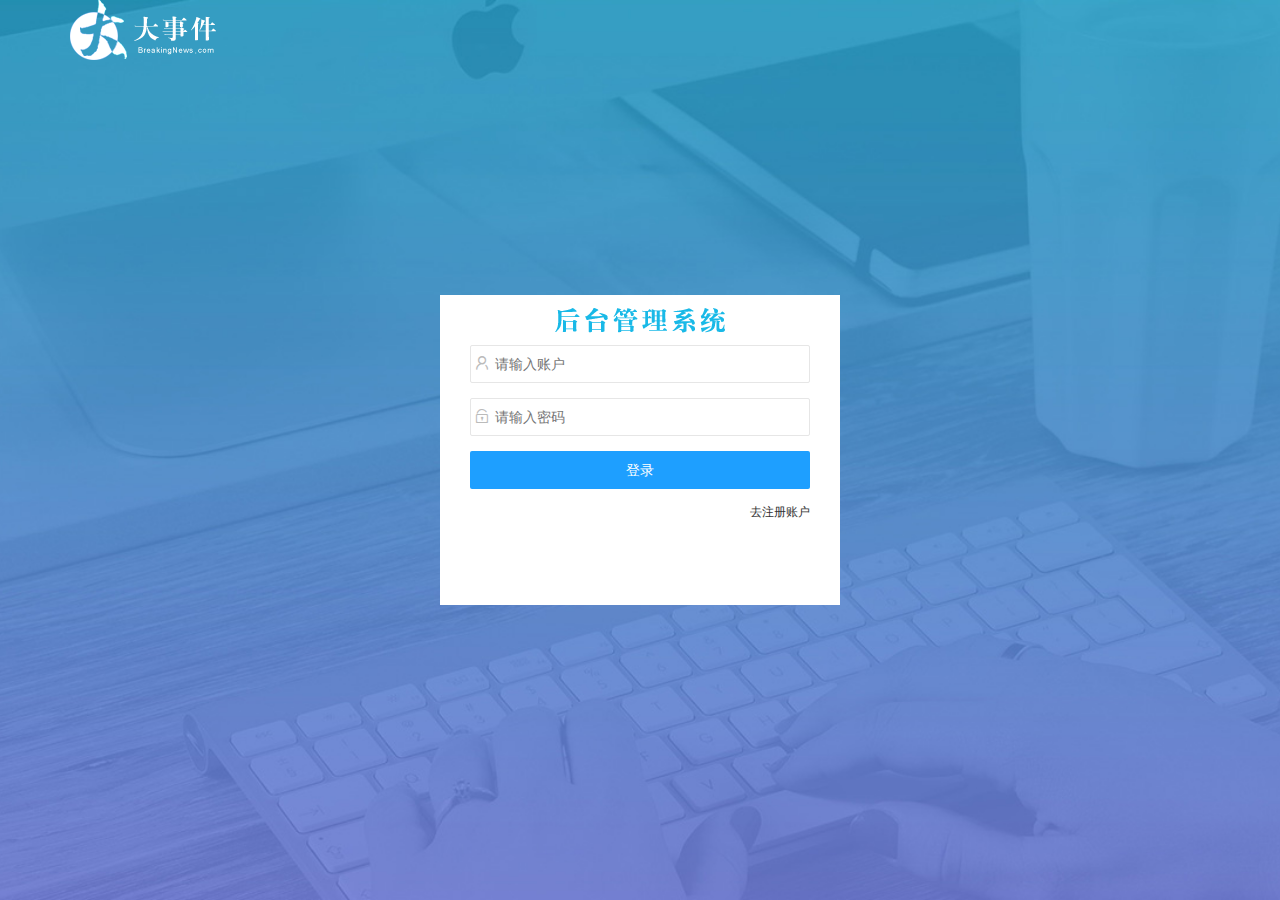
<file: login.html>
<!DOCTYPE html>
<html lang="en">

<head>
    <meta charset="UTF-8">
    <meta http-equiv="X-UA-Compatible" content="IE=edge">
    <meta name="viewport" content="width=device-width, initial-scale=1.0">
    <title>登录页面</title>
    <link rel="stylesheet" href="./assets/css/base.css" />
    <link rel="stylesheet" href="./assets/css/login.css" />
    <link rel="stylesheet" href="./assets/lib/layui/css/layui.css">
</head>

<body>
    <!-- 头部logo -->
    <div id="login" class="layui-main">
        <img src="./assets/images/logo.png" alt="" />
    </div>
    <!-- 登录注册区域 -->
    <div class="loginAndRegBox">
        <div class="title-box"></div>
        <!-- 登录div -->
        <div class="login_box">
            <!-- 登录表单 -->
            <form action="" class="layui-form" id="login_form">
                <div class="layui-form-item">
                    <i class="layui-icon layui-icon-username"></i>
                    <input type="text" name="username" id="" lay-verify="required" placeholder="请输入账户" autocomplete="off" class="layui-input" />
                </div>
                <div class="layui-form-item">
                    <i class="layui-icon layui-icon-password"></i>
                    <input type="password" name="password" id="" lay-verify="required|pwd" placeholder="请输入密码" autocomplete="off" class="layui-input" />
                </div>
                <!-- 登录按钮 -->
                <div class="layui-form-item">
                    <button type="submit" lay-submit class="layui-btn layui-btn-fluid layui-btn-normal">登录</button>
                </div>
                <div class="layui-form-item links"> <a href="javascript:;" id="link_reg">去注册账户</a></div>
            </form>
        </div>
        <!-- 注册div -->
        <div class="reg_box" style="display: none;">
            <!-- 注册表单 -->
            <form action="" class="layui-form" id="reg_form">
                <div class="layui-form-item">
                    <i class="layui-icon layui-icon-username"></i>
                    <input type="text" name="userNa" id="userNa" lay-verify="required" placeholder="请输入账户" autocomplete="off" class="layui-input" />
                </div>
                <div class="layui-form-item">
                    <i class="layui-icon layui-icon-password"></i>
                    <input type="password" name="userPw" id="userPw" lay-verify="required|pwd" placeholder="请输入密码" autocomplete="off" class="layui-input" />
                </div>
                <div class="layui-form-item">
                    <i class="layui-icon layui-icon-password"></i>
                    <input type="password" name="reUserPw" id="reUserPw" lay-verify="required|rePwd" placeholder="请再次输入密码" autocomplete="off" class="layui-input" />
                </div>
                <!-- 注册按钮 -->
                <div class="layui-form-item">
                    <button type="submit" lay-submit class="layui-btn layui-btn-fluid layui-btn-normal" id="reg">注册</button>
                </div>
                <div class="layui-form-item links">
                    <a href="javascript:;" id="link_login">去登录账户</a>
                </div>
            </form>
        </div>
    </div>

    <!-- 导入jQuery -->
    <script src="/assets/lib/jquery.js"></script>
    <!-- 导入layui js文件 -->
    <script src="/assets/lib/layui/layui.all.js"></script>
    <!-- 导入baseApi js文件 -->
    <script src="/assets/js/baseAPI.js"></script>
    <!-- 导入自己的js -->
    <script src="/assets/js/login.js"></script>
</body>

</html>
</file>
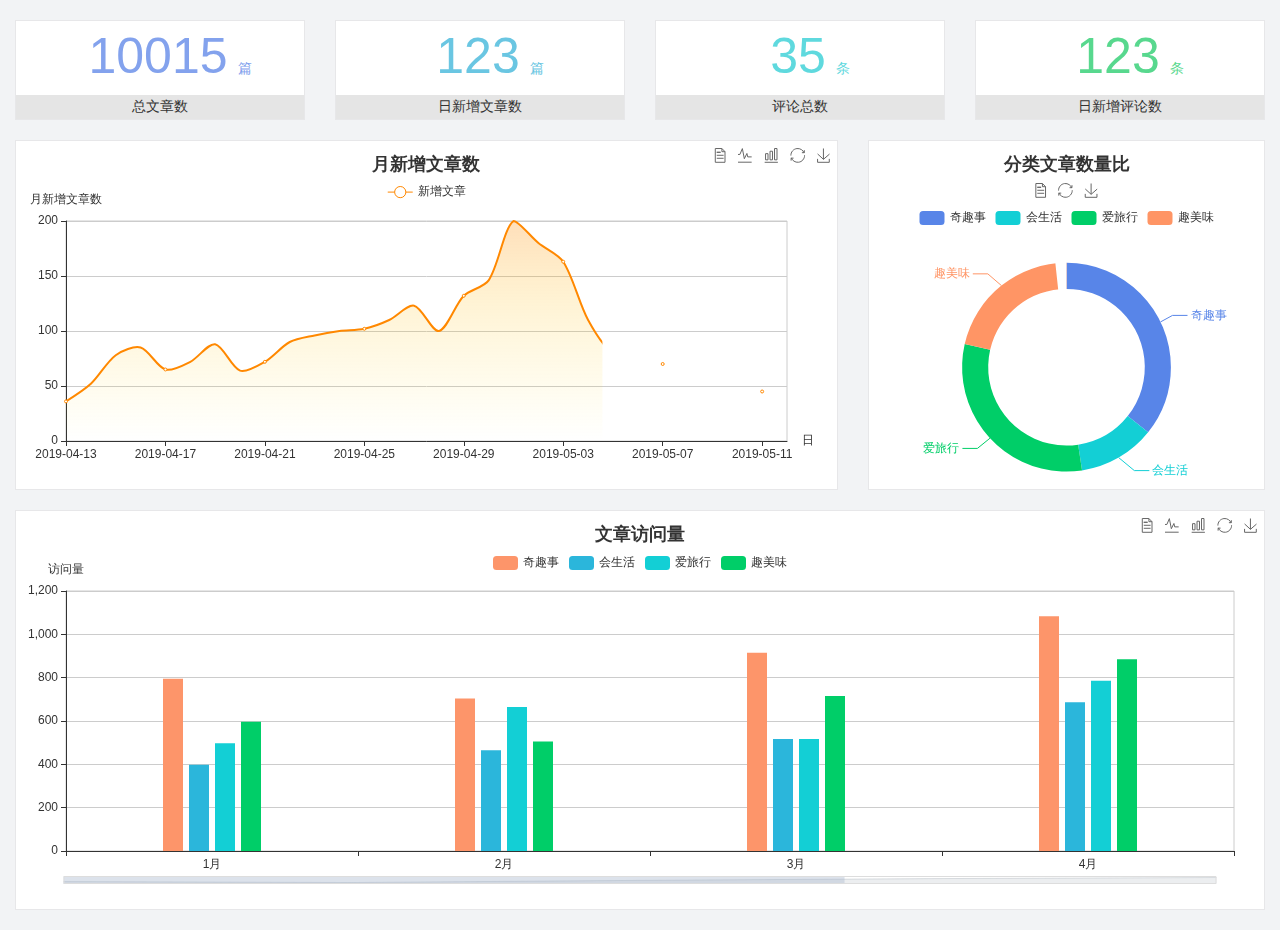
<file: home/dashboard.html>
<!DOCTYPE html>
<html lang="en">

<head>
  <meta charset="UTF-8">
  <meta name="viewport" content="width=device-width, initial-scale=1.0">
  <meta http-equiv="X-UA-Compatible" content="ie=edge">
  <title>图表统计</title>
  <link rel="stylesheet" href="../../assets/lib/bootstrap.css" />
  <link rel="stylesheet" href="../../assets/lib/main.css" />
  <script src="../../assets/lib/jquery.js"></script>
  <script type="text/javascript" src="../../assets/lib/echarts.min.js"></script>
</head>

<body>
  <div class="container-fluid">
    <div class="row spannel_list">
      <div class="col-sm-3 col-xs-6">
        <div class="spannel">
          <em>10015</em><span>篇</span>
          <b>总文章数</b>
        </div>
      </div>
      <div class="col-sm-3 col-xs-6">
        <div class="spannel scolor01">
          <em>123</em><span>篇</span>
          <b>日新增文章数</b>
        </div>
      </div>
      <div class="col-sm-3 col-xs-6">
        <div class="spannel scolor02">
          <em>35</em><span>条</span>
          <b>评论总数</b>
        </div>
      </div>
      <div class="col-sm-3 col-xs-6">
        <div class="spannel scolor03">
          <em>123</em><span>条</span>
          <b>日新增评论数</b>
        </div>
      </div>
    </div>
  </div>

  <div class="container-fluid">
    <div class="row curve-pie">
      <div class="col-lg-8 col-md-8">
        <div class="gragh_pannel" id="curve_show"></div>
      </div>
      <div class="col-lg-4 col-md-4">
        <div class="gragh_pannel" id="pie_show"></div>
      </div>
    </div>
  </div>

  <div class="container-fluid">
    <div class="column_pannel" id="column_show"></div>
  </div>

  <script>
    var oChart = echarts.init(document.getElementById('curve_show'));
    var aList_all = [
      { 'count': 36, 'date': '2019-04-13' },
      { 'count': 52, 'date': '2019-04-14' },
      { 'count': 78, 'date': '2019-04-15' },
      { 'count': 85, 'date': '2019-04-16' },
      { 'count': 65, 'date': '2019-04-17' },
      { 'count': 72, 'date': '2019-04-18' },
      { 'count': 88, 'date': '2019-04-19' },
      { 'count': 64, 'date': '2019-04-20' },
      { 'count': 72, 'date': '2019-04-21' },
      { 'count': 90, 'date': '2019-04-22' },
      { 'count': 96, 'date': '2019-04-23' },
      { 'count': 100, 'date': '2019-04-24' },
      { 'count': 102, 'date': '2019-04-25' },
      { 'count': 110, 'date': '2019-04-26' },
      { 'count': 123, 'date': '2019-04-27' },
      { 'count': 100, 'date': '2019-04-28' },
      { 'count': 132, 'date': '2019-04-29' },
      { 'count': 146, 'date': '2019-04-30' },
      { 'count': 200, 'date': '2019-05-01' },
      { 'count': 180, 'date': '2019-05-02' },
      { 'count': 163, 'date': '2019-05-03' },
      { 'count': 110, 'date': '2019-05-04' },
      { 'count': 80, 'date': '2019-05-05' },
      { 'count': 82, 'date': '2019-05-06' },
      { 'count': 70, 'date': '2019-05-07' },
      { 'count': 65, 'date': '2019-05-08' },
      { 'count': 54, 'date': '2019-05-09' },
      { 'count': 40, 'date': '2019-05-10' },
      { 'count': 45, 'date': '2019-05-11' },
      { 'count': 38, 'date': '2019-05-12' },
    ];

    let aCount = [];
    let aDate = [];

    for (var i = 0; i < aList_all.length; i++) {
      aCount.push(aList_all[i].count);
      aDate.push(aList_all[i].date);
    }

    var chartopt = {
      title: {
        text: '月新增文章数',
        left: 'center',
        top: '10'
      },
      tooltip: {
        trigger: 'axis'
      },
      legend: {
        data: ['新增文章'],
        top: '40'
      },
      toolbox: {
        show: true,
        feature: {
          mark: { show: true },
          dataView: { show: true, readOnly: false },
          magicType: { show: true, type: ['line', 'bar'] },
          restore: { show: true },
          saveAsImage: { show: true }
        }
      },
      calculable: true,
      xAxis: [
        {
          name: '日',
          type: 'category',
          boundaryGap: false,
          data: aDate
        }
      ],
      yAxis: [
        {
          name: '月新增文章数',
          type: 'value'
        }
      ],
      series: [
        {
          name: '新增文章',
          type: 'line',
          smooth: true,
          itemStyle: { normal: { areaStyle: { type: 'default' }, color: '#f80' }, lineStyle: { color: '#f80' } },
          data: aCount
        }],
      areaStyle: {
        normal: {
          color: new echarts.graphic.LinearGradient(0, 0, 0, 1, [{
            offset: 0,
            color: 'rgba(255,136,0,0.39)'
          }, {
            offset: .34,
            color: 'rgba(255,180,0,0.25)'
          }, {
            offset: 1,
            color: 'rgba(255,222,0,0.00)'
          }])

        }
      },
      grid: {
        show: true,
        x: 50,
        x2: 50,
        y: 80,
        height: 220
      }
    };

    oChart.setOption(chartopt);


    var oPie = echarts.init(document.getElementById('pie_show'));
    var oPieopt =
    {
      title: {
        top: 10,
        text: '分类文章数量比',
        x: 'center'
      },
      tooltip: {
        trigger: 'item',
        formatter: "{a} <br/>{b} : {c} ({d}%)"
      },
      color: ['#5885e8', '#13cfd5', '#00ce68', '#ff9565'],
      legend: {
        x: 'center',
        top: 65,
        data: ['奇趣事', '会生活', '爱旅行', '趣美味']
      },
      toolbox: {
        show: true,
        x: 'center',
        top: 35,
        feature: {
          mark: { show: true },
          dataView: { show: true, readOnly: false },
          magicType: {
            show: true,
            type: ['pie', 'funnel'],
            option: {
              funnel: {
                x: '25%',
                width: '50%',
                funnelAlign: 'left',
                max: 1548
              }
            }
          },
          restore: { show: true },
          saveAsImage: { show: true }
        }
      },
      calculable: true,
      series: [
        {
          name: '访问来源',
          type: 'pie',
          radius: ['45%', '60%'],
          center: ['50%', '65%'],
          data: [
            { value: 300, name: '奇趣事' },
            { value: 100, name: '会生活' },
            { value: 260, name: '爱旅行' },
            { value: 180, name: '趣美味' }
          ]
        }
      ]
    };
    oPie.setOption(oPieopt);



    var oColumn = this.echarts.init(document.getElementById('column_show'));
    var oColumnopt =
    {
      title: {
        text: '文章访问量',
        left: 'center',
        top: '10'
      },
      tooltip: {
        trigger: 'axis'
      },
      legend: {
        data: ['奇趣事', '会生活', '爱旅行', '趣美味'],
        top: '40'
      },
      toolbox: {
        show: true,
        feature: {
          mark: { show: true },
          dataView: { show: true, readOnly: false },
          magicType: { show: true, type: ['line', 'bar'] },
          restore: { show: true },
          saveAsImage: { show: true }
        }
      },
      calculable: true,
      xAxis: [
        {
          type: 'category',
          data: ['1月', '2月', '3月', '4月', '5月']
        }
      ],
      yAxis: [
        {
          name: '访问量',
          type: 'value'
        }
      ],
      series: [
        {
          name: '奇趣事',
          type: 'bar',
          barWidth: 20,
          itemStyle: {
            normal: { areaStyle: { type: 'default' }, color: '#fd956a' }
          },
          data: [800, 708, 920, 1090, 1200]
        },
        {
          name: '会生活',
          type: 'bar',
          barWidth: 20,
          itemStyle: {
            normal: { areaStyle: { type: 'default' }, color: '#2bb6db' }
          },
          data: [400, 468, 520, 690, 800]
        },
        {
          name: '爱旅行',
          type: 'bar',
          barWidth: 20,
          itemStyle: {
            normal: { areaStyle: { type: 'default' }, color: '#13cfd5' }
          },
          data: [500, 668, 520, 790, 900]
        },
        {
          name: '趣美味',
          type: 'bar',
          barWidth: 20,
          itemStyle: {
            normal: { areaStyle: { type: 'default' }, color: '#00ce68' }
          },
          data: [600, 508, 720, 890, 1000]
        }
      ],
      grid: {
        show: true,
        x: 50,
        x2: 30,
        y: 80,
        height: 260
      },
      dataZoom: [//给x轴设置滚动条
        {
          start: 0,//默认为0
          end: 100 - 1000 / 31,//默认为100
          type: 'slider',
          show: true,
          xAxisIndex: [0],
          handleSize: 0,//滑动条的 左右2个滑动条的大小
          height: 8,//组件高度
          left: 45, //左边的距离
          right: 50,//右边的距离
          bottom: 26,//右边的距离
          handleColor: '#ddd',//h滑动图标的颜色
          handleStyle: {
            borderColor: "#cacaca",
            borderWidth: "1",
            shadowBlur: 2,
            background: "#ddd",
            shadowColor: "#ddd",
          }
        }]
    };
    oColumn.setOption(oColumnopt);
  </script>
</body>

</html>
</file>
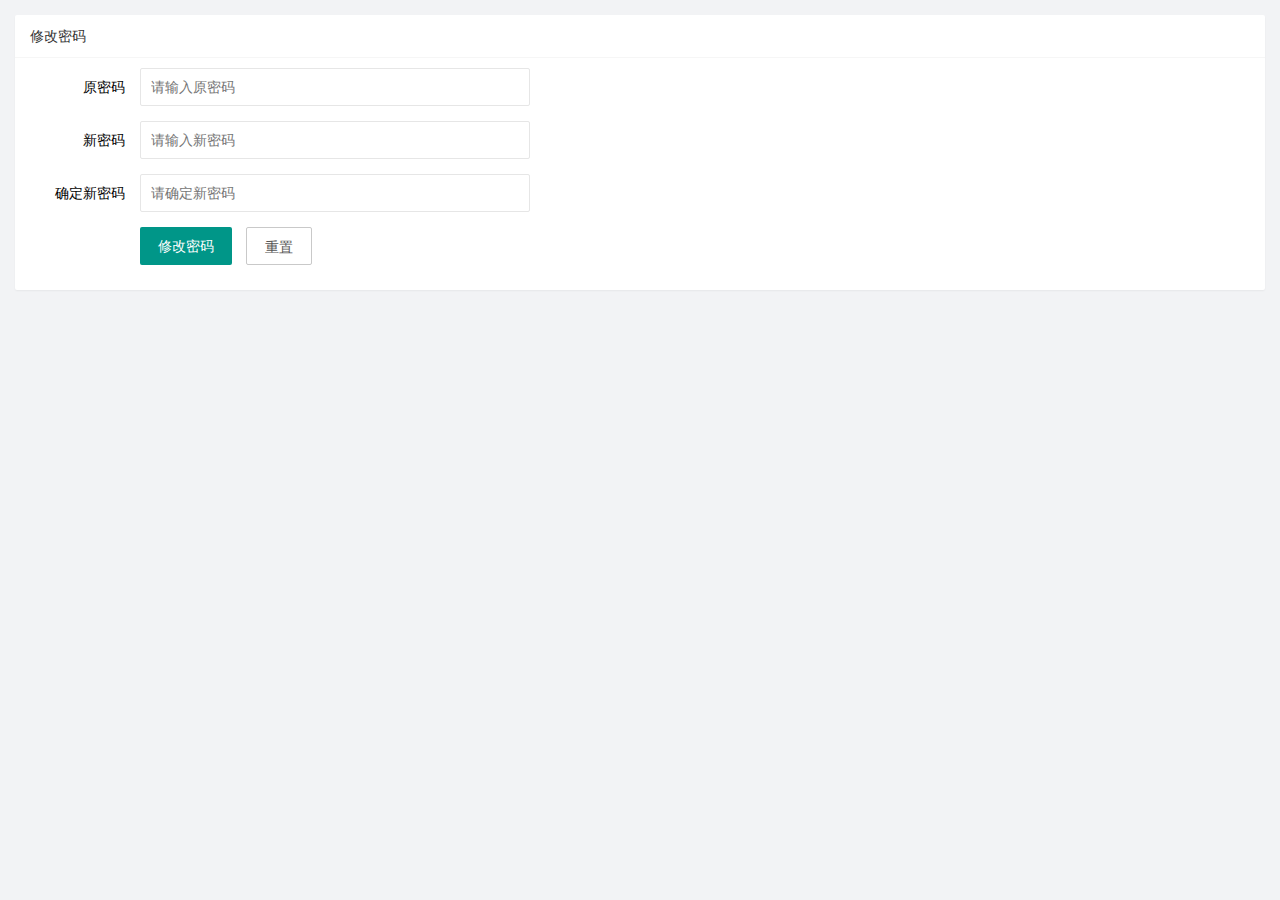
<file: user/user-pwd.html>
<!DOCTYPE html>
<html lang="en">

<head>
    <meta charset="UTF-8">
    <meta http-equiv="X-UA-Compatible" content="IE=edge">
    <meta name="viewport" content="width=device-width, initial-scale=1.0">
    <title>更改密码</title>
    <link rel="stylesheet" href="../assets/css/base.css" />
    <link rel="stylesheet" href="../assets/lib/layui/css/layui.css">
    <link rel="stylesheet" href="../assets/css/user/user_info.css">
</head>

<body>
    <div class="layui-card">
        <div class="layui-card-header">修改密码</div>
        <div class="layui-card-body">
            <form action="" class="layui-form" id="form-pw">
                <div class="layui-form-item">
                    <label class="layui-form-label">原密码</label>
                    <div class="layui-input-block">
                        <input type="password" name="oldPwd" required lay-verify="required" placeholder="请输入原密码" autocomplete="off" class="layui-input">
                    </div>
                </div>
                <div class="layui-form-item">
                    <label class="layui-form-label">新密码</label>
                    <div class="layui-input-block">
                        <input type="password" name="newPwd" required lay-verify="required|pwd|samePwd" placeholder="请输入新密码" autocomplete="off" class="layui-input">
                    </div>
                </div>
                <div class="layui-form-item">
                    <label class="layui-form-label">确定新密码</label>
                    <div class="layui-input-block">
                        <input type="password" name="determinePw" required lay-verify="required|pwd|rePwd" placeholder="请确定新密码" autocomplete="off" class="layui-input">
                    </div>
                </div>
                <div class="layui-form-item">
                    <div class="layui-input-block">
                        <button class="layui-btn" lay-submit>修改密码</button>
                        <button type="reset" class="layui-btn layui-btn-primary btn-reset">重置</button>
                    </div>
                </div>
            </form>
        </div>

    </div>
    <script src="../assets/lib/jquery.js"></script>
    <script src="../assets/lib/layui/layui.all.js"></script>
    <script src="../assets/js/baseAPI.js"></script>
    <script src="../assets/js/user/user_pwd.js"></script>
</body>

</html>
</file>
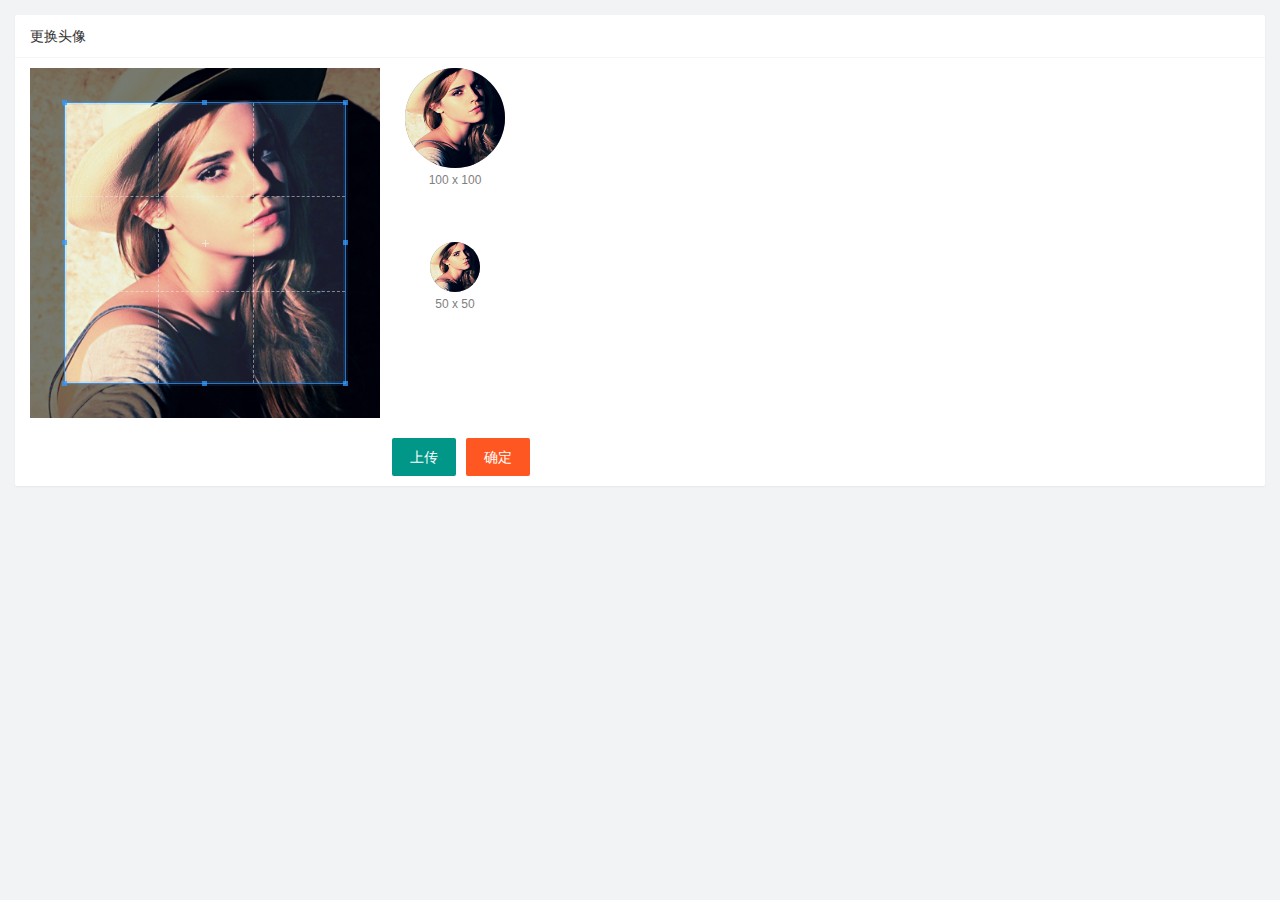
<file: user/user_avatar.html>
<!DOCTYPE html>
<html lang="en">

<head>
    <meta charset="UTF-8">
    <meta http-equiv="X-UA-Compatible" content="IE=edge">
    <meta name="viewport" content="width=device-width, initial-scale=1.0">
    <title>更换头像</title>
    <link rel="stylesheet" href="../assets/lib/cropper/cropper.css">
    <link rel="stylesheet" href="../assets/css/base.css">
    <link rel="stylesheet" href="../assets/lib/layui/css/layui.css">
    <link rel="stylesheet" href="../assets/css/user/user_avatar.css">
</head>

<body>
    <div class="layui-card">
        <div class="layui-card-header">更换头像</div>
        <div class="layui-card-body">
            <!-- 第一行的图片裁剪和预览区域 -->
            <div class="row1">
                <!-- 图片裁剪区域 -->
                <div class="cropper-box">
                    <!-- 把它初始化为裁剪区域 -->
                    <img id="image" src="/assets/images/sample.jpg" />
                </div>
                <!-- 图片的预览区域 -->
                <div class="preview-box">
                    <div>
                        <!-- 宽高为 100px 的预览区域 -->
                        <div class="img-preview w100"></div>
                        <p class="size">100 x 100</p>
                    </div>
                    <div>
                        <!-- 宽高为 50px 的预览区域 -->
                        <div class="img-preview w50"></div>
                        <p class="size">50 x 50</p>
                    </div>
                </div>
            </div>

            <!-- 第二行的按钮区域 -->
            <div class="row2">
                <input type="file" id="file" accept="image/png,image/jpeg" />
                <button type="button" class="layui-btn" id="btnChooseImg">上传</button>
                <button type="button" class="layui-btn layui-btn-danger" id="btnUpload">确定</button>
            </div>
        </div>
    </div>
</body>
<script src="../assets/lib/layui/layui.all.js"></script>
<script src="../assets/lib/jquery.js"></script>
<script src="../assets/lib/cropper/Cropper.js"></script>
<script src="../assets/lib/cropper/jquery-cropper.js"></script>
<script src="../assets/js/baseAPI.js"></script>
<script src="../assets/js/user/user_avatar.js"></script>

</html>
</file>
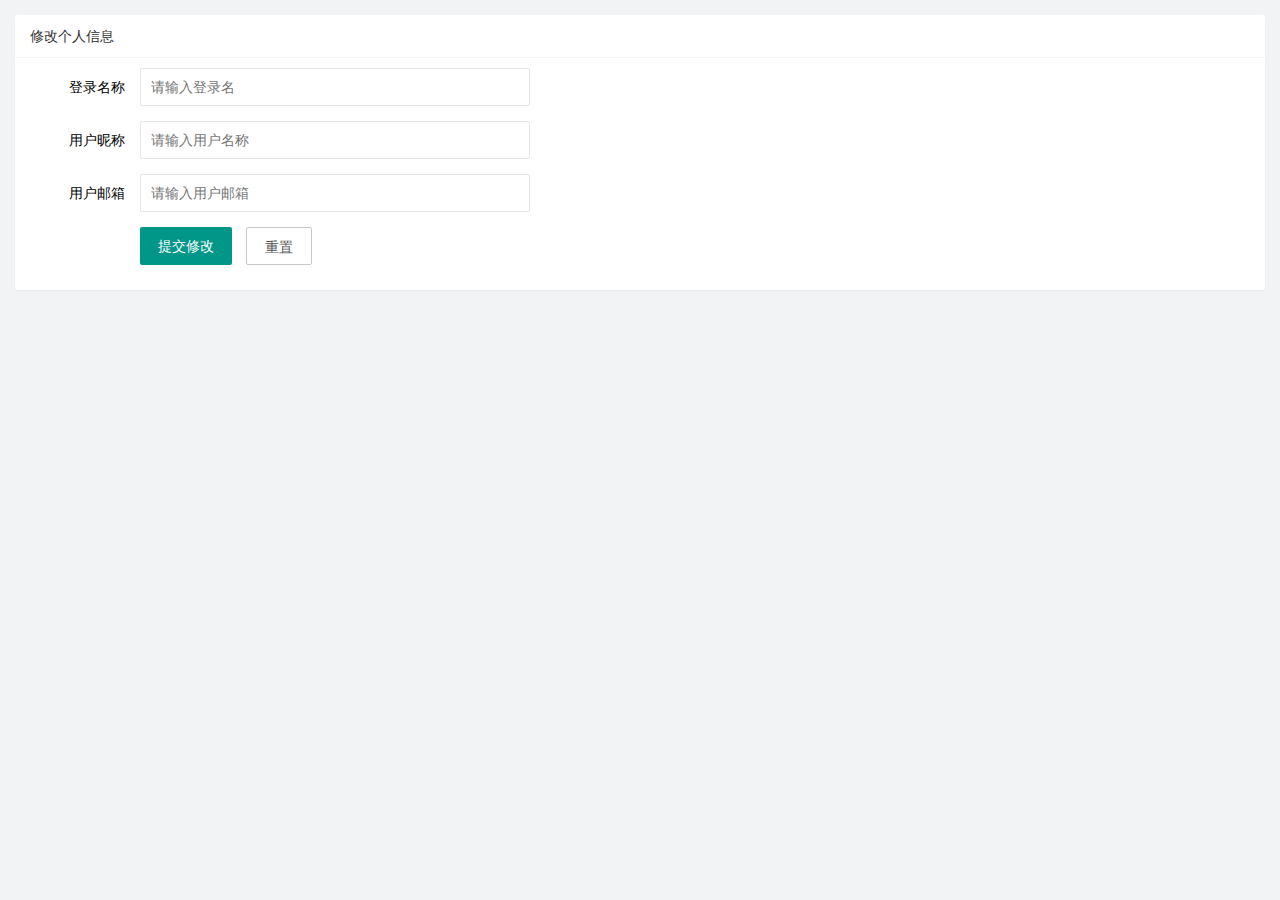
<file: user/user_info.html>
<!DOCTYPE html>
<html lang="en">

<head>
    <meta charset="UTF-8">
    <meta http-equiv="X-UA-Compatible" content="IE=edge">
    <meta name="viewport" content="width=device-width, initial-scale=1.0">
    <title>个人中心</title>
    <link rel="stylesheet" href="../assets/lib/layui/css/layui.css">
    <link rel="stylesheet" href="../assets/css/base.css">
    <link rel="stylesheet" href="../assets/css/user/user_info.css" />
</head>

<body>
    <div class="layui-card">
        <div class="layui-card-header">修改个人信息</div>
        <div class="layui-card-body">
            <form lay-filter="formUserInfo" class="layui-form">
                <input type="hidden" name="id" value="">
                <div class="layui-form-item">
                    <label class="layui-form-label">登录名称</label>
                    <div class="layui-input-block">
                        <input type="text" name="username" required lay-verify="required" placeholder="请输入登录名" autocomplete="off" class="layui-input" readonly>
                    </div>
                </div>
                <div class="layui-form-item">
                    <label class="layui-form-label">用户昵称</label>
                    <div class="layui-input-block">
                        <input type="text" name="nickname" required lay-verify="required|nickname" placeholder="请输入用户名称" autocomplete="off" class="layui-input">
                    </div>
                </div>
                <div class="layui-form-item">
                    <label class="layui-form-label">用户邮箱</label>
                    <div class="layui-input-block">
                        <input type="email" name="email" required lay-verify="required|email" placeholder="请输入用户邮箱" autocomplete="off" class="layui-input">
                    </div>
                </div>
                <div class="layui-form-item">
                    <div class="layui-input-block">
                        <button class="layui-btn" lay-submit lay-filter="formDemo">提交修改</button>
                        <button type="reset" id="btnReset" class="layui-btn layui-btn-primary">重置</button>
                    </div>
                </div>

            </form>
        </div>
    </div>
    <script src="../assets/lib/layui/layui.all.js"></script>
    <script src="../assets/lib/jquery.js"></script>
    <script src="../assets/js/baseAPI.js"></script>
    <script src="../assets/js/user/user_info.js"></script>
</body>


</html>
</file>
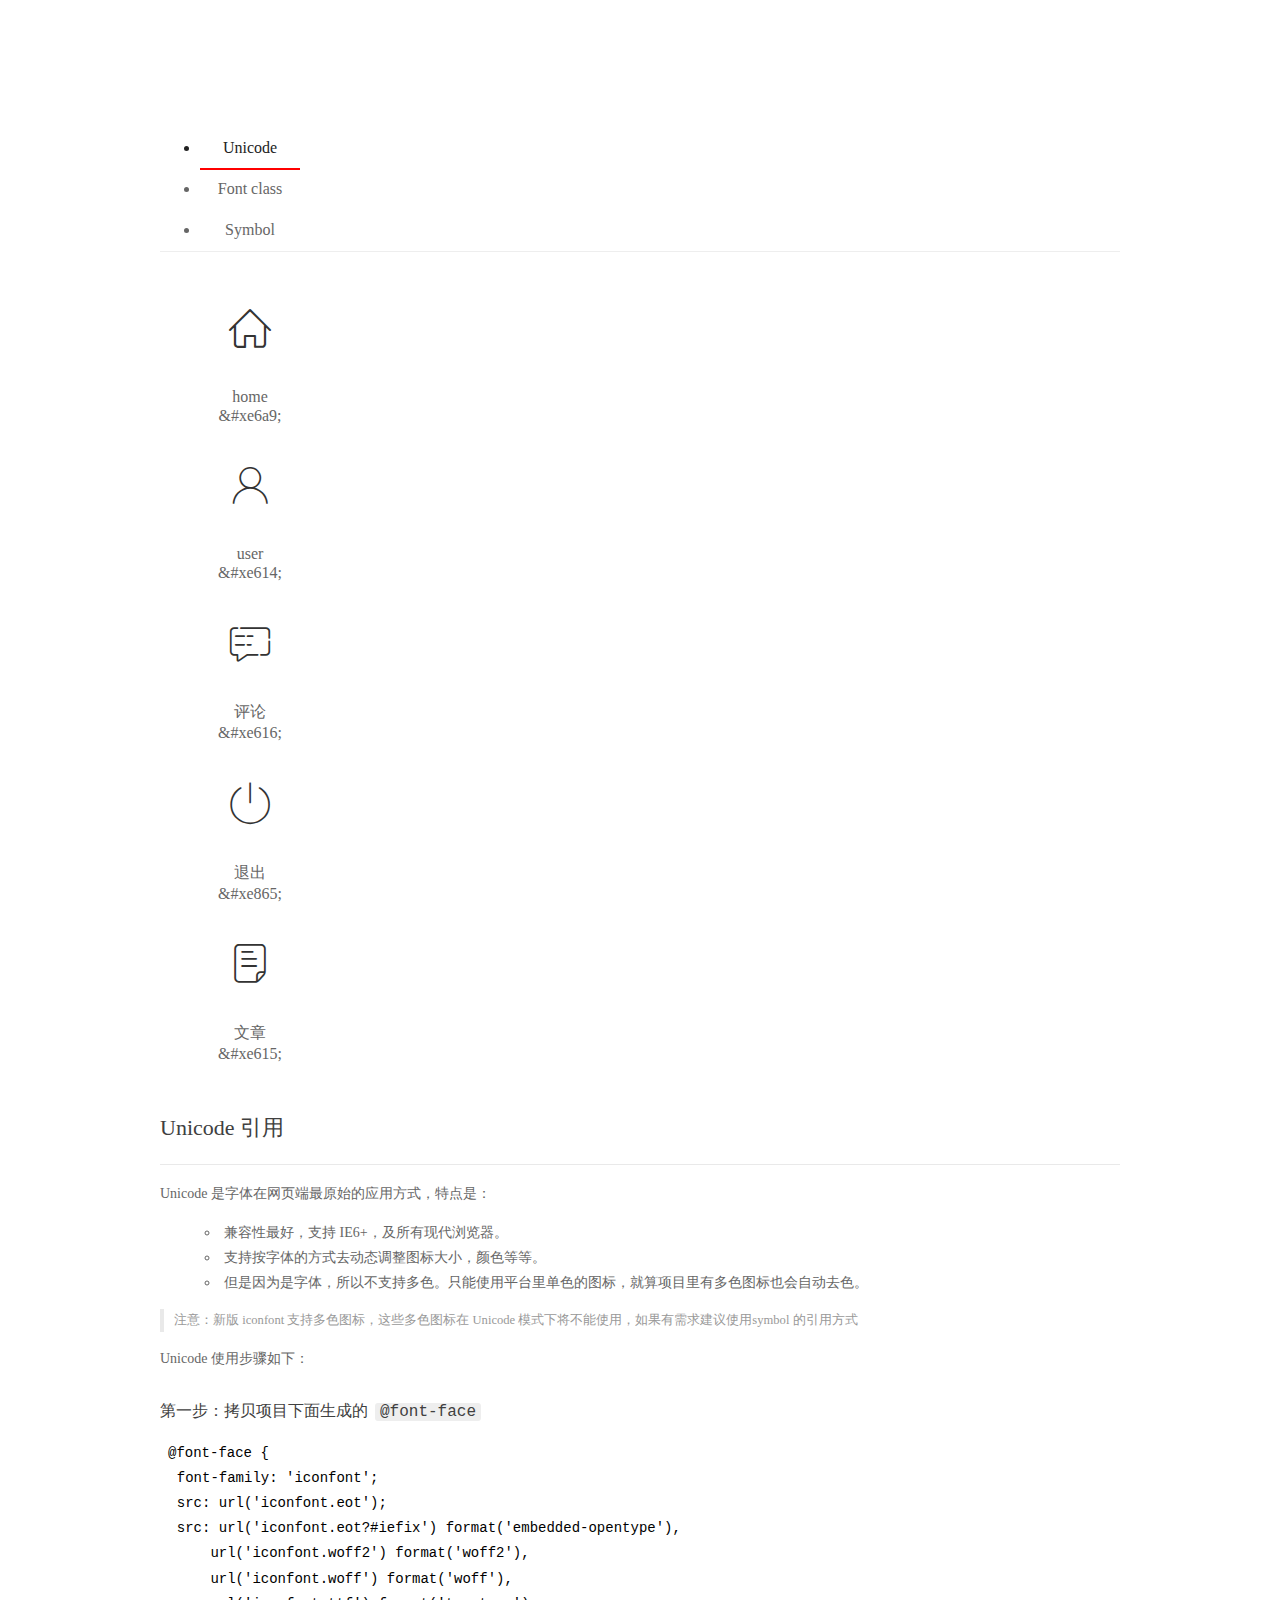
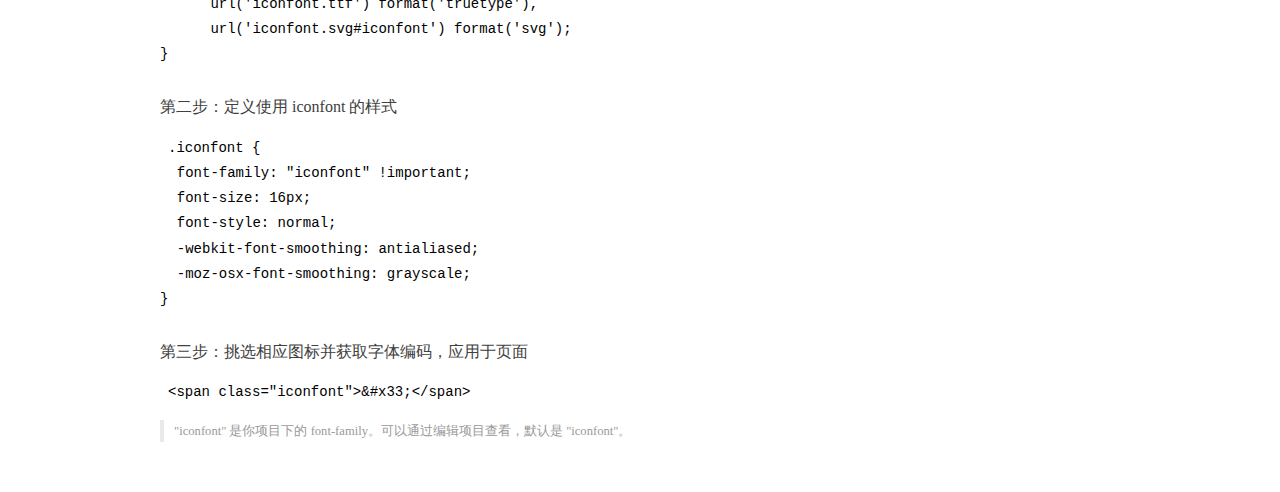
<file: assets/fonts/demo_index.html>
<!DOCTYPE html>
<html>
<head>
  <meta charset="utf-8"/>
  <title>IconFont Demo</title>
  <link rel="shortcut icon" href="https://gtms04.alicdn.com/tps/i4/TB1_oz6GVXXXXaFXpXXJDFnIXXX-64-64.ico" type="image/x-icon"/>
  <link rel="stylesheet" href="https://g.alicdn.com/thx/cube/1.3.2/cube.min.css">
  <link rel="stylesheet" href="demo.css">
  <link rel="stylesheet" href="iconfont.css">
  <script src="iconfont.js"></script>
  <!-- jQuery -->
  <script src="https://a1.alicdn.com/oss/uploads/2018/12/26/7bfddb60-08e8-11e9-9b04-53e73bb6408b.js"></script>
  <!-- 代码高亮 -->
  <script src="https://a1.alicdn.com/oss/uploads/2018/12/26/a3f714d0-08e6-11e9-8a15-ebf944d7534c.js"></script>
</head>
<body>
  <div class="main">
    <h1 class="logo"><a href="https://www.iconfont.cn/" title="iconfont 首页" target="_blank">&#xe86b;</a></h1>
    <div class="nav-tabs">
      <ul id="tabs" class="dib-box">
        <li class="dib active"><span>Unicode</span></li>
        <li class="dib"><span>Font class</span></li>
        <li class="dib"><span>Symbol</span></li>
      </ul>
      
    </div>
    <div class="tab-container">
      <div class="content unicode" style="display: block;">
          <ul class="icon_lists dib-box">
          
            <li class="dib">
              <span class="icon iconfont">&#xe6a9;</span>
                <div class="name">home</div>
                <div class="code-name">&amp;#xe6a9;</div>
              </li>
          
            <li class="dib">
              <span class="icon iconfont">&#xe614;</span>
                <div class="name">user</div>
                <div class="code-name">&amp;#xe614;</div>
              </li>
          
            <li class="dib">
              <span class="icon iconfont">&#xe616;</span>
                <div class="name">评论</div>
                <div class="code-name">&amp;#xe616;</div>
              </li>
          
            <li class="dib">
              <span class="icon iconfont">&#xe865;</span>
                <div class="name">退出</div>
                <div class="code-name">&amp;#xe865;</div>
              </li>
          
            <li class="dib">
              <span class="icon iconfont">&#xe615;</span>
                <div class="name">文章</div>
                <div class="code-name">&amp;#xe615;</div>
              </li>
          
          </ul>
          <div class="article markdown">
          <h2 id="unicode-">Unicode 引用</h2>
          <hr>

          <p>Unicode 是字体在网页端最原始的应用方式，特点是：</p>
          <ul>
            <li>兼容性最好，支持 IE6+，及所有现代浏览器。</li>
            <li>支持按字体的方式去动态调整图标大小，颜色等等。</li>
            <li>但是因为是字体，所以不支持多色。只能使用平台里单色的图标，就算项目里有多色图标也会自动去色。</li>
          </ul>
          <blockquote>
            <p>注意：新版 iconfont 支持多色图标，这些多色图标在 Unicode 模式下将不能使用，如果有需求建议使用symbol 的引用方式</p>
          </blockquote>
          <p>Unicode 使用步骤如下：</p>
          <h3 id="-font-face">第一步：拷贝项目下面生成的 <code>@font-face</code></h3>
<pre><code class="language-css"
>@font-face {
  font-family: 'iconfont';
  src: url('iconfont.eot');
  src: url('iconfont.eot?#iefix') format('embedded-opentype'),
      url('iconfont.woff2') format('woff2'),
      url('iconfont.woff') format('woff'),
      url('iconfont.ttf') format('truetype'),
      url('iconfont.svg#iconfont') format('svg');
}
</code></pre>
          <h3 id="-iconfont-">第二步：定义使用 iconfont 的样式</h3>
<pre><code class="language-css"
>.iconfont {
  font-family: "iconfont" !important;
  font-size: 16px;
  font-style: normal;
  -webkit-font-smoothing: antialiased;
  -moz-osx-font-smoothing: grayscale;
}
</code></pre>
          <h3 id="-">第三步：挑选相应图标并获取字体编码，应用于页面</h3>
<pre>
<code class="language-html"
>&lt;span class="iconfont"&gt;&amp;#x33;&lt;/span&gt;
</code></pre>
          <blockquote>
            <p>"iconfont" 是你项目下的 font-family。可以通过编辑项目查看，默认是 "iconfont"。</p>
          </blockquote>
          </div>
      </div>
      <div class="content font-class">
        <ul class="icon_lists dib-box">
          
          <li class="dib">
            <span class="icon iconfont icon-home"></span>
            <div class="name">
              home
            </div>
            <div class="code-name">.icon-home
            </div>
          </li>
          
          <li class="dib">
            <span class="icon iconfont icon-user"></span>
            <div class="name">
              user
            </div>
            <div class="code-name">.icon-user
            </div>
          </li>
          
          <li class="dib">
            <span class="icon iconfont icon-pinglun"></span>
            <div class="name">
              评论
            </div>
            <div class="code-name">.icon-pinglun
            </div>
          </li>
          
          <li class="dib">
            <span class="icon iconfont icon-tuichu"></span>
            <div class="name">
              退出
            </div>
            <div class="code-name">.icon-tuichu
            </div>
          </li>
          
          <li class="dib">
            <span class="icon iconfont icon-16"></span>
            <div class="name">
              文章
            </div>
            <div class="code-name">.icon-16
            </div>
          </li>
          
        </ul>
        <div class="article markdown">
        <h2 id="font-class-">font-class 引用</h2>
        <hr>

        <p>font-class 是 Unicode 使用方式的一种变种，主要是解决 Unicode 书写不直观，语意不明确的问题。</p>
        <p>与 Unicode 使用方式相比，具有如下特点：</p>
        <ul>
          <li>兼容性良好，支持 IE8+，及所有现代浏览器。</li>
          <li>相比于 Unicode 语意明确，书写更直观。可以很容易分辨这个 icon 是什么。</li>
          <li>因为使用 class 来定义图标，所以当要替换图标时，只需要修改 class 里面的 Unicode 引用。</li>
          <li>不过因为本质上还是使用的字体，所以多色图标还是不支持的。</li>
        </ul>
        <p>使用步骤如下：</p>
        <h3 id="-fontclass-">第一步：引入项目下面生成的 fontclass 代码：</h3>
<pre><code class="language-html">&lt;link rel="stylesheet" href="./iconfont.css"&gt;
</code></pre>
        <h3 id="-">第二步：挑选相应图标并获取类名，应用于页面：</h3>
<pre><code class="language-html">&lt;span class="iconfont icon-xxx"&gt;&lt;/span&gt;
</code></pre>
        <blockquote>
          <p>"
            iconfont" 是你项目下的 font-family。可以通过编辑项目查看，默认是 "iconfont"。</p>
        </blockquote>
      </div>
      </div>
      <div class="content symbol">
          <ul class="icon_lists dib-box">
          
            <li class="dib">
                <svg class="icon svg-icon" aria-hidden="true">
                  <use xlink:href="#icon-home"></use>
                </svg>
                <div class="name">home</div>
                <div class="code-name">#icon-home</div>
            </li>
          
            <li class="dib">
                <svg class="icon svg-icon" aria-hidden="true">
                  <use xlink:href="#icon-user"></use>
                </svg>
                <div class="name">user</div>
                <div class="code-name">#icon-user</div>
            </li>
          
            <li class="dib">
                <svg class="icon svg-icon" aria-hidden="true">
                  <use xlink:href="#icon-pinglun"></use>
                </svg>
                <div class="name">评论</div>
                <div class="code-name">#icon-pinglun</div>
            </li>
          
            <li class="dib">
                <svg class="icon svg-icon" aria-hidden="true">
                  <use xlink:href="#icon-tuichu"></use>
                </svg>
                <div class="name">退出</div>
                <div class="code-name">#icon-tuichu</div>
            </li>
          
            <li class="dib">
                <svg class="icon svg-icon" aria-hidden="true">
                  <use xlink:href="#icon-16"></use>
                </svg>
                <div class="name">文章</div>
                <div class="code-name">#icon-16</div>
            </li>
          
          </ul>
          <div class="article markdown">
          <h2 id="symbol-">Symbol 引用</h2>
          <hr>

          <p>这是一种全新的使用方式，应该说这才是未来的主流，也是平台目前推荐的用法。相关介绍可以参考这篇<a href="">文章</a>
            这种用法其实是做了一个 SVG 的集合，与另外两种相比具有如下特点：</p>
          <ul>
            <li>支持多色图标了，不再受单色限制。</li>
            <li>通过一些技巧，支持像字体那样，通过 <code>font-size</code>, <code>color</code> 来调整样式。</li>
            <li>兼容性较差，支持 IE9+，及现代浏览器。</li>
            <li>浏览器渲染 SVG 的性能一般，还不如 png。</li>
          </ul>
          <p>使用步骤如下：</p>
          <h3 id="-symbol-">第一步：引入项目下面生成的 symbol 代码：</h3>
<pre><code class="language-html">&lt;script src="./iconfont.js"&gt;&lt;/script&gt;
</code></pre>
          <h3 id="-css-">第二步：加入通用 CSS 代码（引入一次就行）：</h3>
<pre><code class="language-html">&lt;style&gt;
.icon {
  width: 1em;
  height: 1em;
  vertical-align: -0.15em;
  fill: currentColor;
  overflow: hidden;
}
&lt;/style&gt;
</code></pre>
          <h3 id="-">第三步：挑选相应图标并获取类名，应用于页面：</h3>
<pre><code class="language-html">&lt;svg class="icon" aria-hidden="true"&gt;
  &lt;use xlink:href="#icon-xxx"&gt;&lt;/use&gt;
&lt;/svg&gt;
</code></pre>
          </div>
      </div>

    </div>
  </div>
  <script>
  $(document).ready(function () {
      $('.tab-container .content:first').show()

      $('#tabs li').click(function (e) {
        var tabContent = $('.tab-container .content')
        var index = $(this).index()

        if ($(this).hasClass('active')) {
          return
        } else {
          $('#tabs li').removeClass('active')
          $(this).addClass('active')

          tabContent.hide().eq(index).fadeIn()
        }
      })
    })
  </script>
</body>
</html>
</file>
<file: assets/css/base.css>
* {
    margin: 0;
    padding: 0;
}

a {
    text-decoration: none;
}

em,
i {
    font-style: none;
}

li {
    list-style: none;
}

img {
    border: 0;
    vertical-align: middle;
}

button {
    cursor: pointer;
}

a {
    color: #666;
    text-decoration: none;
    cursor: pointer;
}

a:hover {
    color: #e33333;
}

button,
input {
    font-family: 'Microsoft YaHei', tahoma, arial, 'Hiragino Sans GB', \\5B8B\4F53, sans-serif;
    /* 取消input的轮廓线 */
    outline: none;
}

.none {
    display: none;
}


/* 清除浮动 */

.clearfix::after {
    content: '';
    display: block;
    visibility: hidden;
    height: 0;
    clear: both;
}

.clearfix {
    *zoom: 1;
}
</file>
<file: assets/css/login.css>
body,
html {
    width: 100%;
    height: 100%;
    background: url(../images/login_bg.jpg) no-repeat center;
    background-size: cover;
}

.loginAndRegBox {
    width: 400px;
    height: 310px;
    background-color: #fff;
    position: absolute;
    left: 50%;
    top: 50%;
    transform: translate(-50%, -50%);
}

.title-box {
    height: 50px;
    background: url(../images/login_title.png) no-repeat center;
}

.layui-form {
    padding: 0 30px;
}

.links {
    display: flex;
    justify-content: flex-end;
}

.links a {
    font-size: 12px;
}

.layui-form-item {
    position: relative;
}

.layui-form-item i {
    position: absolute;
    left: 4px;
    top: 10px;
    color: rgb(187, 187, 187);
}

.layui-input {
    text-indent: 1em;
}
</file>
<file: assets/lib/layui/css/layui.css>
/** layui-v2.5.5 MIT License By https://www.layui.com */
 .layui-inline,img{display:inline-block;vertical-align:middle}h1,h2,h3,h4,h5,h6{font-weight:400}.layui-edge,.layui-header,.layui-inline,.layui-main{position:relative}.layui-body,.layui-edge,.layui-elip{overflow:hidden}.layui-btn,.layui-edge,.layui-inline,img{vertical-align:middle}.layui-btn,.layui-disabled,.layui-icon,.layui-unselect{-moz-user-select:none;-webkit-user-select:none;-ms-user-select:none}.layui-elip,.layui-form-checkbox span,.layui-form-pane .layui-form-label{text-overflow:ellipsis;white-space:nowrap}.layui-breadcrumb,.layui-tree-btnGroup{visibility:hidden}blockquote,body,button,dd,div,dl,dt,form,h1,h2,h3,h4,h5,h6,input,li,ol,p,pre,td,textarea,th,ul{margin:0;padding:0;-webkit-tap-highlight-color:rgba(0,0,0,0)}a:active,a:hover{outline:0}img{border:none}li{list-style:none}table{border-collapse:collapse;border-spacing:0}h4,h5,h6{font-size:100%}button,input,optgroup,option,select,textarea{font-family:inherit;font-size:inherit;font-style:inherit;font-weight:inherit;outline:0}pre{white-space:pre-wrap;white-space:-moz-pre-wrap;white-space:-pre-wrap;white-space:-o-pre-wrap;word-wrap:break-word}body{line-height:24px;font:14px Helvetica Neue,Helvetica,PingFang SC,Tahoma,Arial,sans-serif}hr{height:1px;margin:10px 0;border:0;clear:both}a{color:#333;text-decoration:none}a:hover{color:#777}a cite{font-style:normal;*cursor:pointer}.layui-border-box,.layui-border-box *{box-sizing:border-box}.layui-box,.layui-box *{box-sizing:content-box}.layui-clear{clear:both;*zoom:1}.layui-clear:after{content:'\20';clear:both;*zoom:1;display:block;height:0}.layui-inline{*display:inline;*zoom:1}.layui-edge{display:inline-block;width:0;height:0;border-width:6px;border-style:dashed;border-color:transparent}.layui-edge-top{top:-4px;border-bottom-color:#999;border-bottom-style:solid}.layui-edge-right{border-left-color:#999;border-left-style:solid}.layui-edge-bottom{top:2px;border-top-color:#999;border-top-style:solid}.layui-edge-left{border-right-color:#999;border-right-style:solid}.layui-disabled,.layui-disabled:hover{color:#d2d2d2!important;cursor:not-allowed!important}.layui-circle{border-radius:100%}.layui-show{display:block!important}.layui-hide{display:none!important}@font-face{font-family:layui-icon;src:url(../font/iconfont.eot?v=250);src:url(../font/iconfont.eot?v=250#iefix) format('embedded-opentype'),url(../font/iconfont.woff2?v=250) format('woff2'),url(../font/iconfont.woff?v=250) format('woff'),url(../font/iconfont.ttf?v=250) format('truetype'),url(../font/iconfont.svg?v=250#layui-icon) format('svg')}.layui-icon{font-family:layui-icon!important;font-size:16px;font-style:normal;-webkit-font-smoothing:antialiased;-moz-osx-font-smoothing:grayscale}.layui-icon-reply-fill:before{content:"\e611"}.layui-icon-set-fill:before{content:"\e614"}.layui-icon-menu-fill:before{content:"\e60f"}.layui-icon-search:before{content:"\e615"}.layui-icon-share:before{content:"\e641"}.layui-icon-set-sm:before{content:"\e620"}.layui-icon-engine:before{content:"\e628"}.layui-icon-close:before{content:"\1006"}.layui-icon-close-fill:before{content:"\1007"}.layui-icon-chart-screen:before{content:"\e629"}.layui-icon-star:before{content:"\e600"}.layui-icon-circle-dot:before{content:"\e617"}.layui-icon-chat:before{content:"\e606"}.layui-icon-release:before{content:"\e609"}.layui-icon-list:before{content:"\e60a"}.layui-icon-chart:before{content:"\e62c"}.layui-icon-ok-circle:before{content:"\1005"}.layui-icon-layim-theme:before{content:"\e61b"}.layui-icon-table:before{content:"\e62d"}.layui-icon-right:before{content:"\e602"}.layui-icon-left:before{content:"\e603"}.layui-icon-cart-simple:before{content:"\e698"}.layui-icon-face-cry:before{content:"\e69c"}.layui-icon-face-smile:before{content:"\e6af"}.layui-icon-survey:before{content:"\e6b2"}.layui-icon-tree:before{content:"\e62e"}.layui-icon-upload-circle:before{content:"\e62f"}.layui-icon-add-circle:before{content:"\e61f"}.layui-icon-download-circle:before{content:"\e601"}.layui-icon-templeate-1:before{content:"\e630"}.layui-icon-util:before{content:"\e631"}.layui-icon-face-surprised:before{content:"\e664"}.layui-icon-edit:before{content:"\e642"}.layui-icon-speaker:before{content:"\e645"}.layui-icon-down:before{content:"\e61a"}.layui-icon-file:before{content:"\e621"}.layui-icon-layouts:before{content:"\e632"}.layui-icon-rate-half:before{content:"\e6c9"}.layui-icon-add-circle-fine:before{content:"\e608"}.layui-icon-prev-circle:before{content:"\e633"}.layui-icon-read:before{content:"\e705"}.layui-icon-404:before{content:"\e61c"}.layui-icon-carousel:before{content:"\e634"}.layui-icon-help:before{content:"\e607"}.layui-icon-code-circle:before{content:"\e635"}.layui-icon-water:before{content:"\e636"}.layui-icon-username:before{content:"\e66f"}.layui-icon-find-fill:before{content:"\e670"}.layui-icon-about:before{content:"\e60b"}.layui-icon-location:before{content:"\e715"}.layui-icon-up:before{content:"\e619"}.layui-icon-pause:before{content:"\e651"}.layui-icon-date:before{content:"\e637"}.layui-icon-layim-uploadfile:before{content:"\e61d"}.layui-icon-delete:before{content:"\e640"}.layui-icon-play:before{content:"\e652"}.layui-icon-top:before{content:"\e604"}.layui-icon-friends:before{content:"\e612"}.layui-icon-refresh-3:before{content:"\e9aa"}.layui-icon-ok:before{content:"\e605"}.layui-icon-layer:before{content:"\e638"}.layui-icon-face-smile-fine:before{content:"\e60c"}.layui-icon-dollar:before{content:"\e659"}.layui-icon-group:before{content:"\e613"}.layui-icon-layim-download:before{content:"\e61e"}.layui-icon-picture-fine:before{content:"\e60d"}.layui-icon-link:before{content:"\e64c"}.layui-icon-diamond:before{content:"\e735"}.layui-icon-log:before{content:"\e60e"}.layui-icon-rate-solid:before{content:"\e67a"}.layui-icon-fonts-del:before{content:"\e64f"}.layui-icon-unlink:before{content:"\e64d"}.layui-icon-fonts-clear:before{content:"\e639"}.layui-icon-triangle-r:before{content:"\e623"}.layui-icon-circle:before{content:"\e63f"}.layui-icon-radio:before{content:"\e643"}.layui-icon-align-center:before{content:"\e647"}.layui-icon-align-right:before{content:"\e648"}.layui-icon-align-left:before{content:"\e649"}.layui-icon-loading-1:before{content:"\e63e"}.layui-icon-return:before{content:"\e65c"}.layui-icon-fonts-strong:before{content:"\e62b"}.layui-icon-upload:before{content:"\e67c"}.layui-icon-dialogue:before{content:"\e63a"}.layui-icon-video:before{content:"\e6ed"}.layui-icon-headset:before{content:"\e6fc"}.layui-icon-cellphone-fine:before{content:"\e63b"}.layui-icon-add-1:before{content:"\e654"}.layui-icon-face-smile-b:before{content:"\e650"}.layui-icon-fonts-html:before{content:"\e64b"}.layui-icon-form:before{content:"\e63c"}.layui-icon-cart:before{content:"\e657"}.layui-icon-camera-fill:before{content:"\e65d"}.layui-icon-tabs:before{content:"\e62a"}.layui-icon-fonts-code:before{content:"\e64e"}.layui-icon-fire:before{content:"\e756"}.layui-icon-set:before{content:"\e716"}.layui-icon-fonts-u:before{content:"\e646"}.layui-icon-triangle-d:before{content:"\e625"}.layui-icon-tips:before{content:"\e702"}.layui-icon-picture:before{content:"\e64a"}.layui-icon-more-vertical:before{content:"\e671"}.layui-icon-flag:before{content:"\e66c"}.layui-icon-loading:before{content:"\e63d"}.layui-icon-fonts-i:before{content:"\e644"}.layui-icon-refresh-1:before{content:"\e666"}.layui-icon-rmb:before{content:"\e65e"}.layui-icon-home:before{content:"\e68e"}.layui-icon-user:before{content:"\e770"}.layui-icon-notice:before{content:"\e667"}.layui-icon-login-weibo:before{content:"\e675"}.layui-icon-voice:before{content:"\e688"}.layui-icon-upload-drag:before{content:"\e681"}.layui-icon-login-qq:before{content:"\e676"}.layui-icon-snowflake:before{content:"\e6b1"}.layui-icon-file-b:before{content:"\e655"}.layui-icon-template:before{content:"\e663"}.layui-icon-auz:before{content:"\e672"}.layui-icon-console:before{content:"\e665"}.layui-icon-app:before{content:"\e653"}.layui-icon-prev:before{content:"\e65a"}.layui-icon-website:before{content:"\e7ae"}.layui-icon-next:before{content:"\e65b"}.layui-icon-component:before{content:"\e857"}.layui-icon-more:before{content:"\e65f"}.layui-icon-login-wechat:before{content:"\e677"}.layui-icon-shrink-right:before{content:"\e668"}.layui-icon-spread-left:before{content:"\e66b"}.layui-icon-camera:before{content:"\e660"}.layui-icon-note:before{content:"\e66e"}.layui-icon-refresh:before{content:"\e669"}.layui-icon-female:before{content:"\e661"}.layui-icon-male:before{content:"\e662"}.layui-icon-password:before{content:"\e673"}.layui-icon-senior:before{content:"\e674"}.layui-icon-theme:before{content:"\e66a"}.layui-icon-tread:before{content:"\e6c5"}.layui-icon-praise:before{content:"\e6c6"}.layui-icon-star-fill:before{content:"\e658"}.layui-icon-rate:before{content:"\e67b"}.layui-icon-template-1:before{content:"\e656"}.layui-icon-vercode:before{content:"\e679"}.layui-icon-cellphone:before{content:"\e678"}.layui-icon-screen-full:before{content:"\e622"}.layui-icon-screen-restore:before{content:"\e758"}.layui-icon-cols:before{content:"\e610"}.layui-icon-export:before{content:"\e67d"}.layui-icon-print:before{content:"\e66d"}.layui-icon-slider:before{content:"\e714"}.layui-icon-addition:before{content:"\e624"}.layui-icon-subtraction:before{content:"\e67e"}.layui-icon-service:before{content:"\e626"}.layui-icon-transfer:before{content:"\e691"}.layui-main{width:1140px;margin:0 auto}.layui-header{z-index:1000;height:60px}.layui-header a:hover{transition:all .5s;-webkit-transition:all .5s}.layui-side{position:fixed;left:0;top:0;bottom:0;z-index:999;width:200px;overflow-x:hidden}.layui-side-scroll{position:relative;width:220px;height:100%;overflow-x:hidden}.layui-body{position:absolute;left:200px;right:0;top:0;bottom:0;z-index:998;width:auto;overflow-y:auto;box-sizing:border-box}.layui-layout-body{overflow:hidden}.layui-layout-admin .layui-header{background-color:#23262E}.layui-layout-admin .layui-side{top:60px;width:200px;overflow-x:hidden}.layui-layout-admin .layui-body{position:fixed;top:60px;bottom:44px}.layui-layout-admin .layui-main{width:auto;margin:0 15px}.layui-layout-admin .layui-footer{position:fixed;left:200px;right:0;bottom:0;height:44px;line-height:44px;padding:0 15px;background-color:#eee}.layui-layout-admin .layui-logo{position:absolute;left:0;top:0;width:200px;height:100%;line-height:60px;text-align:center;color:#009688;font-size:16px}.layui-layout-admin .layui-header .layui-nav{background:0 0}.layui-layout-left{position:absolute!important;left:200px;top:0}.layui-layout-right{position:absolute!important;right:0;top:0}.layui-container{position:relative;margin:0 auto;padding:0 15px;box-sizing:border-box}.layui-fluid{position:relative;margin:0 auto;padding:0 15px}.layui-row:after,.layui-row:before{content:'';display:block;clear:both}.layui-col-lg1,.layui-col-lg10,.layui-col-lg11,.layui-col-lg12,.layui-col-lg2,.layui-col-lg3,.layui-col-lg4,.layui-col-lg5,.layui-col-lg6,.layui-col-lg7,.layui-col-lg8,.layui-col-lg9,.layui-col-md1,.layui-col-md10,.layui-col-md11,.layui-col-md12,.layui-col-md2,.layui-col-md3,.layui-col-md4,.layui-col-md5,.layui-col-md6,.layui-col-md7,.layui-col-md8,.layui-col-md9,.layui-col-sm1,.layui-col-sm10,.layui-col-sm11,.layui-col-sm12,.layui-col-sm2,.layui-col-sm3,.layui-col-sm4,.layui-col-sm5,.layui-col-sm6,.layui-col-sm7,.layui-col-sm8,.layui-col-sm9,.layui-col-xs1,.layui-col-xs10,.layui-col-xs11,.layui-col-xs12,.layui-col-xs2,.layui-col-xs3,.layui-col-xs4,.layui-col-xs5,.layui-col-xs6,.layui-col-xs7,.layui-col-xs8,.layui-col-xs9{position:relative;display:block;box-sizing:border-box}.layui-col-xs1,.layui-col-xs10,.layui-col-xs11,.layui-col-xs12,.layui-col-xs2,.layui-col-xs3,.layui-col-xs4,.layui-col-xs5,.layui-col-xs6,.layui-col-xs7,.layui-col-xs8,.layui-col-xs9{float:left}.layui-col-xs1{width:8.33333333%}.layui-col-xs2{width:16.66666667%}.layui-col-xs3{width:25%}.layui-col-xs4{width:33.33333333%}.layui-col-xs5{width:41.66666667%}.layui-col-xs6{width:50%}.layui-col-xs7{width:58.33333333%}.layui-col-xs8{width:66.66666667%}.layui-col-xs9{width:75%}.layui-col-xs10{width:83.33333333%}.layui-col-xs11{width:91.66666667%}.layui-col-xs12{width:100%}.layui-col-xs-offset1{margin-left:8.33333333%}.layui-col-xs-offset2{margin-left:16.66666667%}.layui-col-xs-offset3{margin-left:25%}.layui-col-xs-offset4{margin-left:33.33333333%}.layui-col-xs-offset5{margin-left:41.66666667%}.layui-col-xs-offset6{margin-left:50%}.layui-col-xs-offset7{margin-left:58.33333333%}.layui-col-xs-offset8{margin-left:66.66666667%}.layui-col-xs-offset9{margin-left:75%}.layui-col-xs-offset10{margin-left:83.33333333%}.layui-col-xs-offset11{margin-left:91.66666667%}.layui-col-xs-offset12{margin-left:100%}@media screen and (max-width:768px){.layui-hide-xs{display:none!important}.layui-show-xs-block{display:block!important}.layui-show-xs-inline{display:inline!important}.layui-show-xs-inline-block{display:inline-block!important}}@media screen and (min-width:768px){.layui-container{width:750px}.layui-hide-sm{display:none!important}.layui-show-sm-block{display:block!important}.layui-show-sm-inline{display:inline!important}.layui-show-sm-inline-block{display:inline-block!important}.layui-col-sm1,.layui-col-sm10,.layui-col-sm11,.layui-col-sm12,.layui-col-sm2,.layui-col-sm3,.layui-col-sm4,.layui-col-sm5,.layui-col-sm6,.layui-col-sm7,.layui-col-sm8,.layui-col-sm9{float:left}.layui-col-sm1{width:8.33333333%}.layui-col-sm2{width:16.66666667%}.layui-col-sm3{width:25%}.layui-col-sm4{width:33.33333333%}.layui-col-sm5{width:41.66666667%}.layui-col-sm6{width:50%}.layui-col-sm7{width:58.33333333%}.layui-col-sm8{width:66.66666667%}.layui-col-sm9{width:75%}.layui-col-sm10{width:83.33333333%}.layui-col-sm11{width:91.66666667%}.layui-col-sm12{width:100%}.layui-col-sm-offset1{margin-left:8.33333333%}.layui-col-sm-offset2{margin-left:16.66666667%}.layui-col-sm-offset3{margin-left:25%}.layui-col-sm-offset4{margin-left:33.33333333%}.layui-col-sm-offset5{margin-left:41.66666667%}.layui-col-sm-offset6{margin-left:50%}.layui-col-sm-offset7{margin-left:58.33333333%}.layui-col-sm-offset8{margin-left:66.66666667%}.layui-col-sm-offset9{margin-left:75%}.layui-col-sm-offset10{margin-left:83.33333333%}.layui-col-sm-offset11{margin-left:91.66666667%}.layui-col-sm-offset12{margin-left:100%}}@media screen and (min-width:992px){.layui-container{width:970px}.layui-hide-md{display:none!important}.layui-show-md-block{display:block!important}.layui-show-md-inline{display:inline!important}.layui-show-md-inline-block{display:inline-block!important}.layui-col-md1,.layui-col-md10,.layui-col-md11,.layui-col-md12,.layui-col-md2,.layui-col-md3,.layui-col-md4,.layui-col-md5,.layui-col-md6,.layui-col-md7,.layui-col-md8,.layui-col-md9{float:left}.layui-col-md1{width:8.33333333%}.layui-col-md2{width:16.66666667%}.layui-col-md3{width:25%}.layui-col-md4{width:33.33333333%}.layui-col-md5{width:41.66666667%}.layui-col-md6{width:50%}.layui-col-md7{width:58.33333333%}.layui-col-md8{width:66.66666667%}.layui-col-md9{width:75%}.layui-col-md10{width:83.33333333%}.layui-col-md11{width:91.66666667%}.layui-col-md12{width:100%}.layui-col-md-offset1{margin-left:8.33333333%}.layui-col-md-offset2{margin-left:16.66666667%}.layui-col-md-offset3{margin-left:25%}.layui-col-md-offset4{margin-left:33.33333333%}.layui-col-md-offset5{margin-left:41.66666667%}.layui-col-md-offset6{margin-left:50%}.layui-col-md-offset7{margin-left:58.33333333%}.layui-col-md-offset8{margin-left:66.66666667%}.layui-col-md-offset9{margin-left:75%}.layui-col-md-offset10{margin-left:83.33333333%}.layui-col-md-offset11{margin-left:91.66666667%}.layui-col-md-offset12{margin-left:100%}}@media screen and (min-width:1200px){.layui-container{width:1170px}.layui-hide-lg{display:none!important}.layui-show-lg-block{display:block!important}.layui-show-lg-inline{display:inline!important}.layui-show-lg-inline-block{display:inline-block!important}.layui-col-lg1,.layui-col-lg10,.layui-col-lg11,.layui-col-lg12,.layui-col-lg2,.layui-col-lg3,.layui-col-lg4,.layui-col-lg5,.layui-col-lg6,.layui-col-lg7,.layui-col-lg8,.layui-col-lg9{float:left}.layui-col-lg1{width:8.33333333%}.layui-col-lg2{width:16.66666667%}.layui-col-lg3{width:25%}.layui-col-lg4{width:33.33333333%}.layui-col-lg5{width:41.66666667%}.layui-col-lg6{width:50%}.layui-col-lg7{width:58.33333333%}.layui-col-lg8{width:66.66666667%}.layui-col-lg9{width:75%}.layui-col-lg10{width:83.33333333%}.layui-col-lg11{width:91.66666667%}.layui-col-lg12{width:100%}.layui-col-lg-offset1{margin-left:8.33333333%}.layui-col-lg-offset2{margin-left:16.66666667%}.layui-col-lg-offset3{margin-left:25%}.layui-col-lg-offset4{margin-left:33.33333333%}.layui-col-lg-offset5{margin-left:41.66666667%}.layui-col-lg-offset6{margin-left:50%}.layui-col-lg-offset7{margin-left:58.33333333%}.layui-col-lg-offset8{margin-left:66.66666667%}.layui-col-lg-offset9{margin-left:75%}.layui-col-lg-offset10{margin-left:83.33333333%}.layui-col-lg-offset11{margin-left:91.66666667%}.layui-col-lg-offset12{margin-left:100%}}.layui-col-space1{margin:-.5px}.layui-col-space1>*{padding:.5px}.layui-col-space3{margin:-1.5px}.layui-col-space3>*{padding:1.5px}.layui-col-space5{margin:-2.5px}.layui-col-space5>*{padding:2.5px}.layui-col-space8{margin:-3.5px}.layui-col-space8>*{padding:3.5px}.layui-col-space10{margin:-5px}.layui-col-space10>*{padding:5px}.layui-col-space12{margin:-6px}.layui-col-space12>*{padding:6px}.layui-col-space15{margin:-7.5px}.layui-col-space15>*{padding:7.5px}.layui-col-space18{margin:-9px}.layui-col-space18>*{padding:9px}.layui-col-space20{margin:-10px}.layui-col-space20>*{padding:10px}.layui-col-space22{margin:-11px}.layui-col-space22>*{padding:11px}.layui-col-space25{margin:-12.5px}.layui-col-space25>*{padding:12.5px}.layui-col-space30{margin:-15px}.layui-col-space30>*{padding:15px}.layui-btn,.layui-input,.layui-select,.layui-textarea,.layui-upload-button{outline:0;-webkit-appearance:none;transition:all .3s;-webkit-transition:all .3s;box-sizing:border-box}.layui-elem-quote{margin-bottom:10px;padding:15px;line-height:22px;border-left:5px solid #009688;border-radius:0 2px 2px 0;background-color:#f2f2f2}.layui-quote-nm{border-style:solid;border-width:1px 1px 1px 5px;background:0 0}.layui-elem-field{margin-bottom:10px;padding:0;border-width:1px;border-style:solid}.layui-elem-field legend{margin-left:20px;padding:0 10px;font-size:20px;font-weight:300}.layui-field-title{margin:10px 0 20px;border-width:1px 0 0}.layui-field-box{padding:10px 15px}.layui-field-title .layui-field-box{padding:10px 0}.layui-progress{position:relative;height:6px;border-radius:20px;background-color:#e2e2e2}.layui-progress-bar{position:absolute;left:0;top:0;width:0;max-width:100%;height:6px;border-radius:20px;text-align:right;background-color:#5FB878;transition:all .3s;-webkit-transition:all .3s}.layui-progress-big,.layui-progress-big .layui-progress-bar{height:18px;line-height:18px}.layui-progress-text{position:relative;top:-20px;line-height:18px;font-size:12px;color:#666}.layui-progress-big .layui-progress-text{position:static;padding:0 10px;color:#fff}.layui-collapse{border-width:1px;border-style:solid;border-radius:2px}.layui-colla-content,.layui-colla-item{border-top-width:1px;border-top-style:solid}.layui-colla-item:first-child{border-top:none}.layui-colla-title{position:relative;height:42px;line-height:42px;padding:0 15px 0 35px;color:#333;background-color:#f2f2f2;cursor:pointer;font-size:14px;overflow:hidden}.layui-colla-content{display:none;padding:10px 15px;line-height:22px;color:#666}.layui-colla-icon{position:absolute;left:15px;top:0;font-size:14px}.layui-card{margin-bottom:15px;border-radius:2px;background-color:#fff;box-shadow:0 1px 2px 0 rgba(0,0,0,.05)}.layui-card:last-child{margin-bottom:0}.layui-card-header{position:relative;height:42px;line-height:42px;padding:0 15px;border-bottom:1px solid #f6f6f6;color:#333;border-radius:2px 2px 0 0;font-size:14px}.layui-bg-black,.layui-bg-blue,.layui-bg-cyan,.layui-bg-green,.layui-bg-orange,.layui-bg-red{color:#fff!important}.layui-card-body{position:relative;padding:10px 15px;line-height:24px}.layui-card-body[pad15]{padding:15px}.layui-card-body[pad20]{padding:20px}.layui-card-body .layui-table{margin:5px 0}.layui-card .layui-tab{margin:0}.layui-panel-window{position:relative;padding:15px;border-radius:0;border-top:5px solid #E6E6E6;background-color:#fff}.layui-auxiliar-moving{position:fixed;left:0;right:0;top:0;bottom:0;width:100%;height:100%;background:0 0;z-index:9999999999}.layui-form-label,.layui-form-mid,.layui-form-select,.layui-input-block,.layui-input-inline,.layui-textarea{position:relative}.layui-bg-red{background-color:#FF5722!important}.layui-bg-orange{background-color:#FFB800!important}.layui-bg-green{background-color:#009688!important}.layui-bg-cyan{background-color:#2F4056!important}.layui-bg-blue{background-color:#1E9FFF!important}.layui-bg-black{background-color:#393D49!important}.layui-bg-gray{background-color:#eee!important;color:#666!important}.layui-badge-rim,.layui-colla-content,.layui-colla-item,.layui-collapse,.layui-elem-field,.layui-form-pane .layui-form-item[pane],.layui-form-pane .layui-form-label,.layui-input,.layui-layedit,.layui-layedit-tool,.layui-quote-nm,.layui-select,.layui-tab-bar,.layui-tab-card,.layui-tab-title,.layui-tab-title .layui-this:after,.layui-textarea{border-color:#e6e6e6}.layui-timeline-item:before,hr{background-color:#e6e6e6}.layui-text{line-height:22px;font-size:14px;color:#666}.layui-text h1,.layui-text h2,.layui-text h3{font-weight:500;color:#333}.layui-text h1{font-size:30px}.layui-text h2{font-size:24px}.layui-text h3{font-size:18px}.layui-text a:not(.layui-btn){color:#01AAED}.layui-text a:not(.layui-btn):hover{text-decoration:underline}.layui-text ul{padding:5px 0 5px 15px}.layui-text ul li{margin-top:5px;list-style-type:disc}.layui-text em,.layui-word-aux{color:#999!important;padding:0 5px!important}.layui-btn{display:inline-block;height:38px;line-height:38px;padding:0 18px;background-color:#009688;color:#fff;white-space:nowrap;text-align:center;font-size:14px;border:none;border-radius:2px;cursor:pointer}.layui-btn:hover{opacity:.8;filter:alpha(opacity=80);color:#fff}.layui-btn:active{opacity:1;filter:alpha(opacity=100)}.layui-btn+.layui-btn{margin-left:10px}.layui-btn-container{font-size:0}.layui-btn-container .layui-btn{margin-right:10px;margin-bottom:10px}.layui-btn-container .layui-btn+.layui-btn{margin-left:0}.layui-table .layui-btn-container .layui-btn{margin-bottom:9px}.layui-btn-radius{border-radius:100px}.layui-btn .layui-icon{margin-right:3px;font-size:18px;vertical-align:bottom;vertical-align:middle\9}.layui-btn-primary{border:1px solid #C9C9C9;background-color:#fff;color:#555}.layui-btn-primary:hover{border-color:#009688;color:#333}.layui-btn-normal{background-color:#1E9FFF}.layui-btn-warm{background-color:#FFB800}.layui-btn-danger{background-color:#FF5722}.layui-btn-checked{background-color:#5FB878}.layui-btn-disabled,.layui-btn-disabled:active,.layui-btn-disabled:hover{border:1px solid #e6e6e6;background-color:#FBFBFB;color:#C9C9C9;cursor:not-allowed;opacity:1}.layui-btn-lg{height:44px;line-height:44px;padding:0 25px;font-size:16px}.layui-btn-sm{height:30px;line-height:30px;padding:0 10px;font-size:12px}.layui-btn-sm i{font-size:16px!important}.layui-btn-xs{height:22px;line-height:22px;padding:0 5px;font-size:12px}.layui-btn-xs i{font-size:14px!important}.layui-btn-group{display:inline-block;vertical-align:middle;font-size:0}.layui-btn-group .layui-btn{margin-left:0!important;margin-right:0!important;border-left:1px solid rgba(255,255,255,.5);border-radius:0}.layui-btn-group .layui-btn-primary{border-left:none}.layui-btn-group .layui-btn-primary:hover{border-color:#C9C9C9;color:#009688}.layui-btn-group .layui-btn:first-child{border-left:none;border-radius:2px 0 0 2px}.layui-btn-group .layui-btn-primary:first-child{border-left:1px solid #c9c9c9}.layui-btn-group .layui-btn:last-child{border-radius:0 2px 2px 0}.layui-btn-group .layui-btn+.layui-btn{margin-left:0}.layui-btn-group+.layui-btn-group{margin-left:10px}.layui-btn-fluid{width:100%}.layui-input,.layui-select,.layui-textarea{height:38px;line-height:1.3;line-height:38px\9;border-width:1px;border-style:solid;background-color:#fff;border-radius:2px}.layui-input::-webkit-input-placeholder,.layui-select::-webkit-input-placeholder,.layui-textarea::-webkit-input-placeholder{line-height:1.3}.layui-input,.layui-textarea{display:block;width:100%;padding-left:10px}.layui-input:hover,.layui-textarea:hover{border-color:#D2D2D2!important}.layui-input:focus,.layui-textarea:focus{border-color:#C9C9C9!important}.layui-textarea{min-height:100px;height:auto;line-height:20px;padding:6px 10px;resize:vertical}.layui-select{padding:0 10px}.layui-form input[type=checkbox],.layui-form input[type=radio],.layui-form select{display:none}.layui-form [lay-ignore]{display:initial}.layui-form-item{margin-bottom:15px;clear:both;*zoom:1}.layui-form-item:after{content:'\20';clear:both;*zoom:1;display:block;height:0}.layui-form-label{float:left;display:block;padding:9px 15px;width:80px;font-weight:400;line-height:20px;text-align:right}.layui-form-label-col{display:block;float:none;padding:9px 0;line-height:20px;text-align:left}.layui-form-item .layui-inline{margin-bottom:5px;margin-right:10px}.layui-input-block{margin-left:110px;min-height:36px}.layui-input-inline{display:inline-block;vertical-align:middle}.layui-form-item .layui-input-inline{float:left;width:190px;margin-right:10px}.layui-form-text .layui-input-inline{width:auto}.layui-form-mid{float:left;display:block;padding:9px 0!important;line-height:20px;margin-right:10px}.layui-form-danger+.layui-form-select .layui-input,.layui-form-danger:focus{border-color:#FF5722!important}.layui-form-select .layui-input{padding-right:30px;cursor:pointer}.layui-form-select .layui-edge{position:absolute;right:10px;top:50%;margin-top:-3px;cursor:pointer;border-width:6px;border-top-color:#c2c2c2;border-top-style:solid;transition:all .3s;-webkit-transition:all .3s}.layui-form-select dl{display:none;position:absolute;left:0;top:42px;padding:5px 0;z-index:899;min-width:100%;border:1px solid #d2d2d2;max-height:300px;overflow-y:auto;background-color:#fff;border-radius:2px;box-shadow:0 2px 4px rgba(0,0,0,.12);box-sizing:border-box}.layui-form-select dl dd,.layui-form-select dl dt{padding:0 10px;line-height:36px;white-space:nowrap;overflow:hidden;text-overflow:ellipsis}.layui-form-select dl dt{font-size:12px;color:#999}.layui-form-select dl dd{cursor:pointer}.layui-form-select dl dd:hover{background-color:#f2f2f2;-webkit-transition:.5s all;transition:.5s all}.layui-form-select .layui-select-group dd{padding-left:20px}.layui-form-select dl dd.layui-select-tips{padding-left:10px!important;color:#999}.layui-form-select dl dd.layui-this{background-color:#5FB878;color:#fff}.layui-form-checkbox,.layui-form-select dl dd.layui-disabled{background-color:#fff}.layui-form-selected dl{display:block}.layui-form-checkbox,.layui-form-checkbox *,.layui-form-switch{display:inline-block;vertical-align:middle}.layui-form-selected .layui-edge{margin-top:-9px;-webkit-transform:rotate(180deg);transform:rotate(180deg);margin-top:-3px\9}:root .layui-form-selected .layui-edge{margin-top:-9px\0/IE9}.layui-form-selectup dl{top:auto;bottom:42px}.layui-select-none{margin:5px 0;text-align:center;color:#999}.layui-select-disabled .layui-disabled{border-color:#eee!important}.layui-select-disabled .layui-edge{border-top-color:#d2d2d2}.layui-form-checkbox{position:relative;height:30px;line-height:30px;margin-right:10px;padding-right:30px;cursor:pointer;font-size:0;-webkit-transition:.1s linear;transition:.1s linear;box-sizing:border-box}.layui-form-checkbox span{padding:0 10px;height:100%;font-size:14px;border-radius:2px 0 0 2px;background-color:#d2d2d2;color:#fff;overflow:hidden}.layui-form-checkbox:hover span{background-color:#c2c2c2}.layui-form-checkbox i{position:absolute;right:0;top:0;width:30px;height:28px;border:1px solid #d2d2d2;border-left:none;border-radius:0 2px 2px 0;color:#fff;font-size:20px;text-align:center}.layui-form-checkbox:hover i{border-color:#c2c2c2;color:#c2c2c2}.layui-form-checked,.layui-form-checked:hover{border-color:#5FB878}.layui-form-checked span,.layui-form-checked:hover span{background-color:#5FB878}.layui-form-checked i,.layui-form-checked:hover i{color:#5FB878}.layui-form-item .layui-form-checkbox{margin-top:4px}.layui-form-checkbox[lay-skin=primary]{height:auto!important;line-height:normal!important;min-width:18px;min-height:18px;border:none!important;margin-right:0;padding-left:28px;padding-right:0;background:0 0}.layui-form-checkbox[lay-skin=primary] span{padding-left:0;padding-right:15px;line-height:18px;background:0 0;color:#666}.layui-form-checkbox[lay-skin=primary] i{right:auto;left:0;width:16px;height:16px;line-height:16px;border:1px solid #d2d2d2;font-size:12px;border-radius:2px;background-color:#fff;-webkit-transition:.1s linear;transition:.1s linear}.layui-form-checkbox[lay-skin=primary]:hover i{border-color:#5FB878;color:#fff}.layui-form-checked[lay-skin=primary] i{border-color:#5FB878!important;background-color:#5FB878;color:#fff}.layui-checkbox-disbaled[lay-skin=primary] span{background:0 0!important;color:#c2c2c2}.layui-checkbox-disbaled[lay-skin=primary]:hover i{border-color:#d2d2d2}.layui-form-item .layui-form-checkbox[lay-skin=primary]{margin-top:10px}.layui-form-switch{position:relative;height:22px;line-height:22px;min-width:35px;padding:0 5px;margin-top:8px;border:1px solid #d2d2d2;border-radius:20px;cursor:pointer;background-color:#fff;-webkit-transition:.1s linear;transition:.1s linear}.layui-form-switch i{position:absolute;left:5px;top:3px;width:16px;height:16px;border-radius:20px;background-color:#d2d2d2;-webkit-transition:.1s linear;transition:.1s linear}.layui-form-switch em{position:relative;top:0;width:25px;margin-left:21px;padding:0!important;text-align:center!important;color:#999!important;font-style:normal!important;font-size:12px}.layui-form-onswitch{border-color:#5FB878;background-color:#5FB878}.layui-checkbox-disbaled,.layui-checkbox-disbaled i{border-color:#e2e2e2!important}.layui-form-onswitch i{left:100%;margin-left:-21px;background-color:#fff}.layui-form-onswitch em{margin-left:5px;margin-right:21px;color:#fff!important}.layui-checkbox-disbaled span{background-color:#e2e2e2!important}.layui-checkbox-disbaled:hover i{color:#fff!important}[lay-radio]{display:none}.layui-form-radio,.layui-form-radio *{display:inline-block;vertical-align:middle}.layui-form-radio{line-height:28px;margin:6px 10px 0 0;padding-right:10px;cursor:pointer;font-size:0}.layui-form-radio *{font-size:14px}.layui-form-radio>i{margin-right:8px;font-size:22px;color:#c2c2c2}.layui-form-radio>i:hover,.layui-form-radioed>i{color:#5FB878}.layui-radio-disbaled>i{color:#e2e2e2!important}.layui-form-pane .layui-form-label{width:110px;padding:8px 15px;height:38px;line-height:20px;border-width:1px;border-style:solid;border-radius:2px 0 0 2px;text-align:center;background-color:#FBFBFB;overflow:hidden;box-sizing:border-box}.layui-form-pane .layui-input-inline{margin-left:-1px}.layui-form-pane .layui-input-block{margin-left:110px;left:-1px}.layui-form-pane .layui-input{border-radius:0 2px 2px 0}.layui-form-pane .layui-form-text .layui-form-label{float:none;width:100%;border-radius:2px;box-sizing:border-box;text-align:left}.layui-form-pane .layui-form-text .layui-input-inline{display:block;margin:0;top:-1px;clear:both}.layui-form-pane .layui-form-text .layui-input-block{margin:0;left:0;top:-1px}.layui-form-pane .layui-form-text .layui-textarea{min-height:100px;border-radius:0 0 2px 2px}.layui-form-pane .layui-form-checkbox{margin:4px 0 4px 10px}.layui-form-pane .layui-form-radio,.layui-form-pane .layui-form-switch{margin-top:6px;margin-left:10px}.layui-form-pane .layui-form-item[pane]{position:relative;border-width:1px;border-style:solid}.layui-form-pane .layui-form-item[pane] .layui-form-label{position:absolute;left:0;top:0;height:100%;border-width:0 1px 0 0}.layui-form-pane .layui-form-item[pane] .layui-input-inline{margin-left:110px}@media screen and (max-width:450px){.layui-form-item .layui-form-label{text-overflow:ellipsis;overflow:hidden;white-space:nowrap}.layui-form-item .layui-inline{display:block;margin-right:0;margin-bottom:20px;clear:both}.layui-form-item .layui-inline:after{content:'\20';clear:both;display:block;height:0}.layui-form-item .layui-input-inline{display:block;float:none;left:-3px;width:auto;margin:0 0 10px 112px}.layui-form-item .layui-input-inline+.layui-form-mid{margin-left:110px;top:-5px;padding:0}.layui-form-item .layui-form-checkbox{margin-right:5px;margin-bottom:5px}}.layui-layedit{border-width:1px;border-style:solid;border-radius:2px}.layui-layedit-tool{padding:3px 5px;border-bottom-width:1px;border-bottom-style:solid;font-size:0}.layedit-tool-fixed{position:fixed;top:0;border-top:1px solid #e2e2e2}.layui-layedit-tool .layedit-tool-mid,.layui-layedit-tool .layui-icon{display:inline-block;vertical-align:middle;text-align:center;font-size:14px}.layui-layedit-tool .layui-icon{position:relative;width:32px;height:30px;line-height:30px;margin:3px 5px;color:#777;cursor:pointer;border-radius:2px}.layui-layedit-tool .layui-icon:hover{color:#393D49}.layui-layedit-tool .layui-icon:active{color:#000}.layui-layedit-tool .layedit-tool-active{background-color:#e2e2e2;color:#000}.layui-layedit-tool .layui-disabled,.layui-layedit-tool .layui-disabled:hover{color:#d2d2d2;cursor:not-allowed}.layui-layedit-tool .layedit-tool-mid{width:1px;height:18px;margin:0 10px;background-color:#d2d2d2}.layedit-tool-html{width:50px!important;font-size:30px!important}.layedit-tool-b,.layedit-tool-code,.layedit-tool-help{font-size:16px!important}.layedit-tool-d,.layedit-tool-face,.layedit-tool-image,.layedit-tool-unlink{font-size:18px!important}.layedit-tool-image input{position:absolute;font-size:0;left:0;top:0;width:100%;height:100%;opacity:.01;filter:Alpha(opacity=1);cursor:pointer}.layui-layedit-iframe iframe{display:block;width:100%}#LAY_layedit_code{overflow:hidden}.layui-laypage{display:inline-block;*display:inline;*zoom:1;vertical-align:middle;margin:10px 0;font-size:0}.layui-laypage>a:first-child,.layui-laypage>a:first-child em{border-radius:2px 0 0 2px}.layui-laypage>a:last-child,.layui-laypage>a:last-child em{border-radius:0 2px 2px 0}.layui-laypage>:first-child{margin-left:0!important}.layui-laypage>:last-child{margin-right:0!important}.layui-laypage a,.layui-laypage button,.layui-laypage input,.layui-laypage select,.layui-laypage span{border:1px solid #e2e2e2}.layui-laypage a,.layui-laypage span{display:inline-block;*display:inline;*zoom:1;vertical-align:middle;padding:0 15px;height:28px;line-height:28px;margin:0 -1px 5px 0;background-color:#fff;color:#333;font-size:12px}.layui-flow-more a *,.layui-laypage input,.layui-table-view select[lay-ignore]{display:inline-block}.layui-laypage a:hover{color:#009688}.layui-laypage em{font-style:normal}.layui-laypage .layui-laypage-spr{color:#999;font-weight:700}.layui-laypage a{text-decoration:none}.layui-laypage .layui-laypage-curr{position:relative}.layui-laypage .layui-laypage-curr em{position:relative;color:#fff}.layui-laypage .layui-laypage-curr .layui-laypage-em{position:absolute;left:-1px;top:-1px;padding:1px;width:100%;height:100%;background-color:#009688}.layui-laypage-em{border-radius:2px}.layui-laypage-next em,.layui-laypage-prev em{font-family:Sim sun;font-size:16px}.layui-laypage .layui-laypage-count,.layui-laypage .layui-laypage-limits,.layui-laypage .layui-laypage-refresh,.layui-laypage .layui-laypage-skip{margin-left:10px;margin-right:10px;padding:0;border:none}.layui-laypage .layui-laypage-limits,.layui-laypage .layui-laypage-refresh{vertical-align:top}.layui-laypage .layui-laypage-refresh i{font-size:18px;cursor:pointer}.layui-laypage select{height:22px;padding:3px;border-radius:2px;cursor:pointer}.layui-laypage .layui-laypage-skip{height:30px;line-height:30px;color:#999}.layui-laypage button,.layui-laypage input{height:30px;line-height:30px;border-radius:2px;vertical-align:top;background-color:#fff;box-sizing:border-box}.layui-laypage input{width:40px;margin:0 10px;padding:0 3px;text-align:center}.layui-laypage input:focus,.layui-laypage select:focus{border-color:#009688!important}.layui-laypage button{margin-left:10px;padding:0 10px;cursor:pointer}.layui-table,.layui-table-view{margin:10px 0}.layui-flow-more{margin:10px 0;text-align:center;color:#999;font-size:14px}.layui-flow-more a{height:32px;line-height:32px}.layui-flow-more a *{vertical-align:top}.layui-flow-more a cite{padding:0 20px;border-radius:3px;background-color:#eee;color:#333;font-style:normal}.layui-flow-more a cite:hover{opacity:.8}.layui-flow-more a i{font-size:30px;color:#737383}.layui-table{width:100%;background-color:#fff;color:#666}.layui-table tr{transition:all .3s;-webkit-transition:all .3s}.layui-table th{text-align:left;font-weight:400}.layui-table tbody tr:hover,.layui-table thead tr,.layui-table-click,.layui-table-header,.layui-table-hover,.layui-table-mend,.layui-table-patch,.layui-table-tool,.layui-table-total,.layui-table-total tr,.layui-table[lay-even] tr:nth-child(even){background-color:#f2f2f2}.layui-table td,.layui-table th,.layui-table-col-set,.layui-table-fixed-r,.layui-table-grid-down,.layui-table-header,.layui-table-page,.layui-table-tips-main,.layui-table-tool,.layui-table-total,.layui-table-view,.layui-table[lay-skin=line],.layui-table[lay-skin=row]{border-width:1px;border-style:solid;border-color:#e6e6e6}.layui-table td,.layui-table th{position:relative;padding:9px 15px;min-height:20px;line-height:20px;font-size:14px}.layui-table[lay-skin=line] td,.layui-table[lay-skin=line] th{border-width:0 0 1px}.layui-table[lay-skin=row] td,.layui-table[lay-skin=row] th{border-width:0 1px 0 0}.layui-table[lay-skin=nob] td,.layui-table[lay-skin=nob] th{border:none}.layui-table img{max-width:100px}.layui-table[lay-size=lg] td,.layui-table[lay-size=lg] th{padding:15px 30px}.layui-table-view .layui-table[lay-size=lg] .layui-table-cell{height:40px;line-height:40px}.layui-table[lay-size=sm] td,.layui-table[lay-size=sm] th{font-size:12px;padding:5px 10px}.layui-table-view .layui-table[lay-size=sm] .layui-table-cell{height:20px;line-height:20px}.layui-table[lay-data]{display:none}.layui-table-box{position:relative;overflow:hidden}.layui-table-view .layui-table{position:relative;width:auto;margin:0}.layui-table-view .layui-table[lay-skin=line]{border-width:0 1px 0 0}.layui-table-view .layui-table[lay-skin=row]{border-width:0 0 1px}.layui-table-view .layui-table td,.layui-table-view .layui-table th{padding:5px 0;border-top:none;border-left:none}.layui-table-view .layui-table th.layui-unselect .layui-table-cell span{cursor:pointer}.layui-table-view .layui-table td{cursor:default}.layui-table-view .layui-table td[data-edit=text]{cursor:text}.layui-table-view .layui-form-checkbox[lay-skin=primary] i{width:18px;height:18px}.layui-table-view .layui-form-radio{line-height:0;padding:0}.layui-table-view .layui-form-radio>i{margin:0;font-size:20px}.layui-table-init{position:absolute;left:0;top:0;width:100%;height:100%;text-align:center;z-index:110}.layui-table-init .layui-icon{position:absolute;left:50%;top:50%;margin:-15px 0 0 -15px;font-size:30px;color:#c2c2c2}.layui-table-header{border-width:0 0 1px;overflow:hidden}.layui-table-header .layui-table{margin-bottom:-1px}.layui-table-tool .layui-inline[lay-event]{position:relative;width:26px;height:26px;padding:5px;line-height:16px;margin-right:10px;text-align:center;color:#333;border:1px solid #ccc;cursor:pointer;-webkit-transition:.5s all;transition:.5s all}.layui-table-tool .layui-inline[lay-event]:hover{border:1px solid #999}.layui-table-tool-temp{padding-right:120px}.layui-table-tool-self{position:absolute;right:17px;top:10px}.layui-table-tool .layui-table-tool-self .layui-inline[lay-event]{margin:0 0 0 10px}.layui-table-tool-panel{position:absolute;top:29px;left:-1px;padding:5px 0;min-width:150px;min-height:40px;border:1px solid #d2d2d2;text-align:left;overflow-y:auto;background-color:#fff;box-shadow:0 2px 4px rgba(0,0,0,.12)}.layui-table-cell,.layui-table-tool-panel li{overflow:hidden;text-overflow:ellipsis;white-space:nowrap}.layui-table-tool-panel li{padding:0 10px;line-height:30px;-webkit-transition:.5s all;transition:.5s all}.layui-table-tool-panel li .layui-form-checkbox[lay-skin=primary]{width:100%;padding-left:28px}.layui-table-tool-panel li:hover{background-color:#f2f2f2}.layui-table-tool-panel li .layui-form-checkbox[lay-skin=primary] i{position:absolute;left:0;top:0}.layui-table-tool-panel li .layui-form-checkbox[lay-skin=primary] span{padding:0}.layui-table-tool .layui-table-tool-self .layui-table-tool-panel{left:auto;right:-1px}.layui-table-col-set{position:absolute;right:0;top:0;width:20px;height:100%;border-width:0 0 0 1px;background-color:#fff}.layui-table-sort{width:10px;height:20px;margin-left:5px;cursor:pointer!important}.layui-table-sort .layui-edge{position:absolute;left:5px;border-width:5px}.layui-table-sort .layui-table-sort-asc{top:3px;border-top:none;border-bottom-style:solid;border-bottom-color:#b2b2b2}.layui-table-sort .layui-table-sort-asc:hover{border-bottom-color:#666}.layui-table-sort .layui-table-sort-desc{bottom:5px;border-bottom:none;border-top-style:solid;border-top-color:#b2b2b2}.layui-table-sort .layui-table-sort-desc:hover{border-top-color:#666}.layui-table-sort[lay-sort=asc] .layui-table-sort-asc{border-bottom-color:#000}.layui-table-sort[lay-sort=desc] .layui-table-sort-desc{border-top-color:#000}.layui-table-cell{height:28px;line-height:28px;padding:0 15px;position:relative;box-sizing:border-box}.layui-table-cell .layui-form-checkbox[lay-skin=primary]{top:-1px;padding:0}.layui-table-cell .layui-table-link{color:#01AAED}.laytable-cell-checkbox,.laytable-cell-numbers,.laytable-cell-radio,.laytable-cell-space{padding:0;text-align:center}.layui-table-body{position:relative;overflow:auto;margin-right:-1px;margin-bottom:-1px}.layui-table-body .layui-none{line-height:26px;padding:15px;text-align:center;color:#999}.layui-table-fixed{position:absolute;left:0;top:0;z-index:101}.layui-table-fixed .layui-table-body{overflow:hidden}.layui-table-fixed-l{box-shadow:0 -1px 8px rgba(0,0,0,.08)}.layui-table-fixed-r{left:auto;right:-1px;border-width:0 0 0 1px;box-shadow:-1px 0 8px rgba(0,0,0,.08)}.layui-table-fixed-r .layui-table-header{position:relative;overflow:visible}.layui-table-mend{position:absolute;right:-49px;top:0;height:100%;width:50px}.layui-table-tool{position:relative;z-index:890;width:100%;min-height:50px;line-height:30px;padding:10px 15px;border-width:0 0 1px}.layui-table-tool .layui-btn-container{margin-bottom:-10px}.layui-table-page,.layui-table-total{border-width:1px 0 0;margin-bottom:-1px;overflow:hidden}.layui-table-page{position:relative;width:100%;padding:7px 7px 0;height:41px;font-size:12px;white-space:nowrap}.layui-table-page>div{height:26px}.layui-table-page .layui-laypage{margin:0}.layui-table-page .layui-laypage a,.layui-table-page .layui-laypage span{height:26px;line-height:26px;margin-bottom:10px;border:none;background:0 0}.layui-table-page .layui-laypage a,.layui-table-page .layui-laypage span.layui-laypage-curr{padding:0 12px}.layui-table-page .layui-laypage span{margin-left:0;padding:0}.layui-table-page .layui-laypage .layui-laypage-prev{margin-left:-7px!important}.layui-table-page .layui-laypage .layui-laypage-curr .layui-laypage-em{left:0;top:0;padding:0}.layui-table-page .layui-laypage button,.layui-table-page .layui-laypage input{height:26px;line-height:26px}.layui-table-page .layui-laypage input{width:40px}.layui-table-page .layui-laypage button{padding:0 10px}.layui-table-page select{height:18px}.layui-table-patch .layui-table-cell{padding:0;width:30px}.layui-table-edit{position:absolute;left:0;top:0;width:100%;height:100%;padding:0 14px 1px;border-radius:0;box-shadow:1px 1px 20px rgba(0,0,0,.15)}.layui-table-edit:focus{border-color:#5FB878!important}select.layui-table-edit{padding:0 0 0 10px;border-color:#C9C9C9}.layui-table-view .layui-form-checkbox,.layui-table-view .layui-form-radio,.layui-table-view .layui-form-switch{top:0;margin:0;box-sizing:content-box}.layui-table-view .layui-form-checkbox{top:-1px;height:26px;line-height:26px}.layui-table-view .layui-form-checkbox i{height:26px}.layui-table-grid .layui-table-cell{overflow:visible}.layui-table-grid-down{position:absolute;top:0;right:0;width:26px;height:100%;padding:5px 0;border-width:0 0 0 1px;text-align:center;background-color:#fff;color:#999;cursor:pointer}.layui-table-grid-down .layui-icon{position:absolute;top:50%;left:50%;margin:-8px 0 0 -8px}.layui-table-grid-down:hover{background-color:#fbfbfb}body .layui-table-tips .layui-layer-content{background:0 0;padding:0;box-shadow:0 1px 6px rgba(0,0,0,.12)}.layui-table-tips-main{margin:-44px 0 0 -1px;max-height:150px;padding:8px 15px;font-size:14px;overflow-y:scroll;background-color:#fff;color:#666}.layui-table-tips-c{position:absolute;right:-3px;top:-13px;width:20px;height:20px;padding:3px;cursor:pointer;background-color:#666;border-radius:50%;color:#fff}.layui-table-tips-c:hover{background-color:#777}.layui-table-tips-c:before{position:relative;right:-2px}.layui-upload-file{display:none!important;opacity:.01;filter:Alpha(opacity=1)}.layui-upload-drag,.layui-upload-form,.layui-upload-wrap{display:inline-block}.layui-upload-list{margin:10px 0}.layui-upload-choose{padding:0 10px;color:#999}.layui-upload-drag{position:relative;padding:30px;border:1px dashed #e2e2e2;background-color:#fff;text-align:center;cursor:pointer;color:#999}.layui-upload-drag .layui-icon{font-size:50px;color:#009688}.layui-upload-drag[lay-over]{border-color:#009688}.layui-upload-iframe{position:absolute;width:0;height:0;border:0;visibility:hidden}.layui-upload-wrap{position:relative;vertical-align:middle}.layui-upload-wrap .layui-upload-file{display:block!important;position:absolute;left:0;top:0;z-index:10;font-size:100px;width:100%;height:100%;opacity:.01;filter:Alpha(opacity=1);cursor:pointer}.layui-transfer-active,.layui-transfer-box{display:inline-block;vertical-align:middle}.layui-transfer-box,.layui-transfer-header,.layui-transfer-search{border-width:0;border-style:solid;border-color:#e6e6e6}.layui-transfer-box{position:relative;border-width:1px;width:200px;height:360px;border-radius:2px;background-color:#fff}.layui-transfer-box .layui-form-checkbox{width:100%;margin:0!important}.layui-transfer-header{height:38px;line-height:38px;padding:0 10px;border-bottom-width:1px}.layui-transfer-search{position:relative;padding:10px;border-bottom-width:1px}.layui-transfer-search .layui-input{height:32px;padding-left:30px;font-size:12px}.layui-transfer-search .layui-icon-search{position:absolute;left:20px;top:50%;margin-top:-8px;color:#666}.layui-transfer-active{margin:0 15px}.layui-transfer-active .layui-btn{display:block;margin:0;padding:0 15px;background-color:#5FB878;border-color:#5FB878;color:#fff}.layui-transfer-active .layui-btn-disabled{background-color:#FBFBFB;border-color:#e6e6e6;color:#C9C9C9}.layui-transfer-active .layui-btn:first-child{margin-bottom:15px}.layui-transfer-active .layui-btn .layui-icon{margin:0;font-size:14px!important}.layui-transfer-data{padding:5px 0;overflow:auto}.layui-transfer-data li{height:32px;line-height:32px;padding:0 10px}.layui-transfer-data li:hover{background-color:#f2f2f2;transition:.5s all}.layui-transfer-data .layui-none{padding:15px 10px;text-align:center;color:#999}.layui-nav{position:relative;padding:0 20px;background-color:#393D49;color:#fff;border-radius:2px;font-size:0;box-sizing:border-box}.layui-nav *{font-size:14px}.layui-nav .layui-nav-item{position:relative;display:inline-block;*display:inline;*zoom:1;vertical-align:middle;line-height:60px}.layui-nav .layui-nav-item a{display:block;padding:0 20px;color:#fff;color:rgba(255,255,255,.7);transition:all .3s;-webkit-transition:all .3s}.layui-nav .layui-this:after,.layui-nav-bar,.layui-nav-tree .layui-nav-itemed:after{position:absolute;left:0;top:0;width:0;height:5px;background-color:#5FB878;transition:all .2s;-webkit-transition:all .2s}.layui-nav-bar{z-index:1000}.layui-nav .layui-nav-item a:hover,.layui-nav .layui-this a{color:#fff}.layui-nav .layui-this:after{content:'';top:auto;bottom:0;width:100%}.layui-nav-img{width:30px;height:30px;margin-right:10px;border-radius:50%}.layui-nav .layui-nav-more{content:'';width:0;height:0;border-style:solid dashed dashed;border-color:#fff transparent transparent;overflow:hidden;cursor:pointer;transition:all .2s;-webkit-transition:all .2s;position:absolute;top:50%;right:3px;margin-top:-3px;border-width:6px;border-top-color:rgba(255,255,255,.7)}.layui-nav .layui-nav-mored,.layui-nav-itemed>a .layui-nav-more{margin-top:-9px;border-style:dashed dashed solid;border-color:transparent transparent #fff}.layui-nav-child{display:none;position:absolute;left:0;top:65px;min-width:100%;line-height:36px;padding:5px 0;box-shadow:0 2px 4px rgba(0,0,0,.12);border:1px solid #d2d2d2;background-color:#fff;z-index:100;border-radius:2px;white-space:nowrap}.layui-nav .layui-nav-child a{color:#333}.layui-nav .layui-nav-child a:hover{background-color:#f2f2f2;color:#000}.layui-nav-child dd{position:relative}.layui-nav .layui-nav-child dd.layui-this a,.layui-nav-child dd.layui-this{background-color:#5FB878;color:#fff}.layui-nav-child dd.layui-this:after{display:none}.layui-nav-tree{width:200px;padding:0}.layui-nav-tree .layui-nav-item{display:block;width:100%;line-height:45px}.layui-nav-tree .layui-nav-item a{position:relative;height:45px;line-height:45px;text-overflow:ellipsis;overflow:hidden;white-space:nowrap}.layui-nav-tree .layui-nav-item a:hover{background-color:#4E5465}.layui-nav-tree .layui-nav-bar{width:5px;height:0;background-color:#009688}.layui-nav-tree .layui-nav-child dd.layui-this,.layui-nav-tree .layui-nav-child dd.layui-this a,.layui-nav-tree .layui-this,.layui-nav-tree .layui-this>a,.layui-nav-tree .layui-this>a:hover{background-color:#009688;color:#fff}.layui-nav-tree .layui-this:after{display:none}.layui-nav-itemed>a,.layui-nav-tree .layui-nav-title a,.layui-nav-tree .layui-nav-title a:hover{color:#fff!important}.layui-nav-tree .layui-nav-child{position:relative;z-index:0;top:0;border:none;box-shadow:none}.layui-nav-tree .layui-nav-child a{height:40px;line-height:40px;color:#fff;color:rgba(255,255,255,.7)}.layui-nav-tree .layui-nav-child,.layui-nav-tree .layui-nav-child a:hover{background:0 0;color:#fff}.layui-nav-tree .layui-nav-more{right:10px}.layui-nav-itemed>.layui-nav-child{display:block;padding:0;background-color:rgba(0,0,0,.3)!important}.layui-nav-itemed>.layui-nav-child>.layui-this>.layui-nav-child{display:block}.layui-nav-side{position:fixed;top:0;bottom:0;left:0;overflow-x:hidden;z-index:999}.layui-bg-blue .layui-nav-bar,.layui-bg-blue .layui-nav-itemed:after,.layui-bg-blue .layui-this:after{background-color:#93D1FF}.layui-bg-blue .layui-nav-child dd.layui-this{background-color:#1E9FFF}.layui-bg-blue .layui-nav-itemed>a,.layui-nav-tree.layui-bg-blue .layui-nav-title a,.layui-nav-tree.layui-bg-blue .layui-nav-title a:hover{background-color:#007DDB!important}.layui-breadcrumb{font-size:0}.layui-breadcrumb>*{font-size:14px}.layui-breadcrumb a{color:#999!important}.layui-breadcrumb a:hover{color:#5FB878!important}.layui-breadcrumb a cite{color:#666;font-style:normal}.layui-breadcrumb span[lay-separator]{margin:0 10px;color:#999}.layui-tab{margin:10px 0;text-align:left!important}.layui-tab[overflow]>.layui-tab-title{overflow:hidden}.layui-tab-title{position:relative;left:0;height:40px;white-space:nowrap;font-size:0;border-bottom-width:1px;border-bottom-style:solid;transition:all .2s;-webkit-transition:all .2s}.layui-tab-title li{display:inline-block;*display:inline;*zoom:1;vertical-align:middle;font-size:14px;transition:all .2s;-webkit-transition:all .2s;position:relative;line-height:40px;min-width:65px;padding:0 15px;text-align:center;cursor:pointer}.layui-tab-title li a{display:block}.layui-tab-title .layui-this{color:#000}.layui-tab-title .layui-this:after{position:absolute;left:0;top:0;content:'';width:100%;height:41px;border-width:1px;border-style:solid;border-bottom-color:#fff;border-radius:2px 2px 0 0;box-sizing:border-box;pointer-events:none}.layui-tab-bar{position:absolute;right:0;top:0;z-index:10;width:30px;height:39px;line-height:39px;border-width:1px;border-style:solid;border-radius:2px;text-align:center;background-color:#fff;cursor:pointer}.layui-tab-bar .layui-icon{position:relative;display:inline-block;top:3px;transition:all .3s;-webkit-transition:all .3s}.layui-tab-item{display:none}.layui-tab-more{padding-right:30px;height:auto!important;white-space:normal!important}.layui-tab-more li.layui-this:after{border-bottom-color:#e2e2e2;border-radius:2px}.layui-tab-more .layui-tab-bar .layui-icon{top:-2px;top:3px\9;-webkit-transform:rotate(180deg);transform:rotate(180deg)}:root .layui-tab-more .layui-tab-bar .layui-icon{top:-2px\0/IE9}.layui-tab-content{padding:10px}.layui-tab-title li .layui-tab-close{position:relative;display:inline-block;width:18px;height:18px;line-height:20px;margin-left:8px;top:1px;text-align:center;font-size:14px;color:#c2c2c2;transition:all .2s;-webkit-transition:all .2s}.layui-tab-title li .layui-tab-close:hover{border-radius:2px;background-color:#FF5722;color:#fff}.layui-tab-brief>.layui-tab-title .layui-this{color:#009688}.layui-tab-brief>.layui-tab-more li.layui-this:after,.layui-tab-brief>.layui-tab-title .layui-this:after{border:none;border-radius:0;border-bottom:2px solid #5FB878}.layui-tab-brief[overflow]>.layui-tab-title .layui-this:after{top:-1px}.layui-tab-card{border-width:1px;border-style:solid;border-radius:2px;box-shadow:0 2px 5px 0 rgba(0,0,0,.1)}.layui-tab-card>.layui-tab-title{background-color:#f2f2f2}.layui-tab-card>.layui-tab-title li{margin-right:-1px;margin-left:-1px}.layui-tab-card>.layui-tab-title .layui-this{background-color:#fff}.layui-tab-card>.layui-tab-title .layui-this:after{border-top:none;border-width:1px;border-bottom-color:#fff}.layui-tab-card>.layui-tab-title .layui-tab-bar{height:40px;line-height:40px;border-radius:0;border-top:none;border-right:none}.layui-tab-card>.layui-tab-more .layui-this{background:0 0;color:#5FB878}.layui-tab-card>.layui-tab-more .layui-this:after{border:none}.layui-timeline{padding-left:5px}.layui-timeline-item{position:relative;padding-bottom:20px}.layui-timeline-axis{position:absolute;left:-5px;top:0;z-index:10;width:20px;height:20px;line-height:20px;background-color:#fff;color:#5FB878;border-radius:50%;text-align:center;cursor:pointer}.layui-timeline-axis:hover{color:#FF5722}.layui-timeline-item:before{content:'';position:absolute;left:5px;top:0;z-index:0;width:1px;height:100%}.layui-timeline-item:last-child:before{display:none}.layui-timeline-item:first-child:before{display:block}.layui-timeline-content{padding-left:25px}.layui-timeline-title{position:relative;margin-bottom:10px}.layui-badge,.layui-badge-dot,.layui-badge-rim{position:relative;display:inline-block;padding:0 6px;font-size:12px;text-align:center;background-color:#FF5722;color:#fff;border-radius:2px}.layui-badge{height:18px;line-height:18px}.layui-badge-dot{width:8px;height:8px;padding:0;border-radius:50%}.layui-badge-rim{height:18px;line-height:18px;border-width:1px;border-style:solid;background-color:#fff;color:#666}.layui-btn .layui-badge,.layui-btn .layui-badge-dot{margin-left:5px}.layui-nav .layui-badge,.layui-nav .layui-badge-dot{position:absolute;top:50%;margin:-8px 6px 0}.layui-tab-title .layui-badge,.layui-tab-title .layui-badge-dot{left:5px;top:-2px}.layui-carousel{position:relative;left:0;top:0;background-color:#f8f8f8}.layui-carousel>[carousel-item]{position:relative;width:100%;height:100%;overflow:hidden}.layui-carousel>[carousel-item]:before{position:absolute;content:'\e63d';left:50%;top:50%;width:100px;line-height:20px;margin:-10px 0 0 -50px;text-align:center;color:#c2c2c2;font-family:layui-icon!important;font-size:30px;font-style:normal;-webkit-font-smoothing:antialiased;-moz-osx-font-smoothing:grayscale}.layui-carousel>[carousel-item]>*{display:none;position:absolute;left:0;top:0;width:100%;height:100%;background-color:#f8f8f8;transition-duration:.3s;-webkit-transition-duration:.3s}.layui-carousel-updown>*{-webkit-transition:.3s ease-in-out up;transition:.3s ease-in-out up}.layui-carousel-arrow{display:none\9;opacity:0;position:absolute;left:10px;top:50%;margin-top:-18px;width:36px;height:36px;line-height:36px;text-align:center;font-size:20px;border:0;border-radius:50%;background-color:rgba(0,0,0,.2);color:#fff;-webkit-transition-duration:.3s;transition-duration:.3s;cursor:pointer}.layui-carousel-arrow[lay-type=add]{left:auto!important;right:10px}.layui-carousel:hover .layui-carousel-arrow[lay-type=add],.layui-carousel[lay-arrow=always] .layui-carousel-arrow[lay-type=add]{right:20px}.layui-carousel[lay-arrow=always] .layui-carousel-arrow{opacity:1;left:20px}.layui-carousel[lay-arrow=none] .layui-carousel-arrow{display:none}.layui-carousel-arrow:hover,.layui-carousel-ind ul:hover{background-color:rgba(0,0,0,.35)}.layui-carousel:hover .layui-carousel-arrow{display:block\9;opacity:1;left:20px}.layui-carousel-ind{position:relative;top:-35px;width:100%;line-height:0!important;text-align:center;font-size:0}.layui-carousel[lay-indicator=outside]{margin-bottom:30px}.layui-carousel[lay-indicator=outside] .layui-carousel-ind{top:10px}.layui-carousel[lay-indicator=outside] .layui-carousel-ind ul{background-color:rgba(0,0,0,.5)}.layui-carousel[lay-indicator=none] .layui-carousel-ind{display:none}.layui-carousel-ind ul{display:inline-block;padding:5px;background-color:rgba(0,0,0,.2);border-radius:10px;-webkit-transition-duration:.3s;transition-duration:.3s}.layui-carousel-ind li{display:inline-block;width:10px;height:10px;margin:0 3px;font-size:14px;background-color:#e2e2e2;background-color:rgba(255,255,255,.5);border-radius:50%;cursor:pointer;-webkit-transition-duration:.3s;transition-duration:.3s}.layui-carousel-ind li:hover{background-color:rgba(255,255,255,.7)}.layui-carousel-ind li.layui-this{background-color:#fff}.layui-carousel>[carousel-item]>.layui-carousel-next,.layui-carousel>[carousel-item]>.layui-carousel-prev,.layui-carousel>[carousel-item]>.layui-this{display:block}.layui-carousel>[carousel-item]>.layui-this{left:0}.layui-carousel>[carousel-item]>.layui-carousel-prev{left:-100%}.layui-carousel>[carousel-item]>.layui-carousel-next{left:100%}.layui-carousel>[carousel-item]>.layui-carousel-next.layui-carousel-left,.layui-carousel>[carousel-item]>.layui-carousel-prev.layui-carousel-right{left:0}.layui-carousel>[carousel-item]>.layui-this.layui-carousel-left{left:-100%}.layui-carousel>[carousel-item]>.layui-this.layui-carousel-right{left:100%}.layui-carousel[lay-anim=updown] .layui-carousel-arrow{left:50%!important;top:20px;margin:0 0 0 -18px}.layui-carousel[lay-anim=updown]>[carousel-item]>*,.layui-carousel[lay-anim=fade]>[carousel-item]>*{left:0!important}.layui-carousel[lay-anim=updown] .layui-carousel-arrow[lay-type=add]{top:auto!important;bottom:20px}.layui-carousel[lay-anim=updown] .layui-carousel-ind{position:absolute;top:50%;right:20px;width:auto;height:auto}.layui-carousel[lay-anim=updown] .layui-carousel-ind ul{padding:3px 5px}.layui-carousel[lay-anim=updown] .layui-carousel-ind li{display:block;margin:6px 0}.layui-carousel[lay-anim=updown]>[carousel-item]>.layui-this{top:0}.layui-carousel[lay-anim=updown]>[carousel-item]>.layui-carousel-prev{top:-100%}.layui-carousel[lay-anim=updown]>[carousel-item]>.layui-carousel-next{top:100%}.layui-carousel[lay-anim=updown]>[carousel-item]>.layui-carousel-next.layui-carousel-left,.layui-carousel[lay-anim=updown]>[carousel-item]>.layui-carousel-prev.layui-carousel-right{top:0}.layui-carousel[lay-anim=updown]>[carousel-item]>.layui-this.layui-carousel-left{top:-100%}.layui-carousel[lay-anim=updown]>[carousel-item]>.layui-this.layui-carousel-right{top:100%}.layui-carousel[lay-anim=fade]>[carousel-item]>.layui-carousel-next,.layui-carousel[lay-anim=fade]>[carousel-item]>.layui-carousel-prev{opacity:0}.layui-carousel[lay-anim=fade]>[carousel-item]>.layui-carousel-next.layui-carousel-left,.layui-carousel[lay-anim=fade]>[carousel-item]>.layui-carousel-prev.layui-carousel-right{opacity:1}.layui-carousel[lay-anim=fade]>[carousel-item]>.layui-this.layui-carousel-left,.layui-carousel[lay-anim=fade]>[carousel-item]>.layui-this.layui-carousel-right{opacity:0}.layui-fixbar{position:fixed;right:15px;bottom:15px;z-index:999999}.layui-fixbar li{width:50px;height:50px;line-height:50px;margin-bottom:1px;text-align:center;cursor:pointer;font-size:30px;background-color:#9F9F9F;color:#fff;border-radius:2px;opacity:.95}.layui-fixbar li:hover{opacity:.85}.layui-fixbar li:active{opacity:1}.layui-fixbar .layui-fixbar-top{display:none;font-size:40px}body .layui-util-face{border:none;background:0 0}body .layui-util-face .layui-layer-content{padding:0;background-color:#fff;color:#666;box-shadow:none}.layui-util-face .layui-layer-TipsG{display:none}.layui-util-face ul{position:relative;width:372px;padding:10px;border:1px solid #D9D9D9;background-color:#fff;box-shadow:0 0 20px rgba(0,0,0,.2)}.layui-util-face ul li{cursor:pointer;float:left;border:1px solid #e8e8e8;height:22px;width:26px;overflow:hidden;margin:-1px 0 0 -1px;padding:4px 2px;text-align:center}.layui-util-face ul li:hover{position:relative;z-index:2;border:1px solid #eb7350;background:#fff9ec}.layui-code{position:relative;margin:10px 0;padding:15px;line-height:20px;border:1px solid #ddd;border-left-width:6px;background-color:#F2F2F2;color:#333;font-family:Courier New;font-size:12px}.layui-rate,.layui-rate *{display:inline-block;vertical-align:middle}.layui-rate{padding:10px 5px 10px 0;font-size:0}.layui-rate li i.layui-icon{font-size:20px;color:#FFB800;margin-right:5px;transition:all .3s;-webkit-transition:all .3s}.layui-rate li i:hover{cursor:pointer;transform:scale(1.12);-webkit-transform:scale(1.12)}.layui-rate[readonly] li i:hover{cursor:default;transform:scale(1)}.layui-colorpicker{width:26px;height:26px;border:1px solid #e6e6e6;padding:5px;border-radius:2px;line-height:24px;display:inline-block;cursor:pointer;transition:all .3s;-webkit-transition:all .3s}.layui-colorpicker:hover{border-color:#d2d2d2}.layui-colorpicker.layui-colorpicker-lg{width:34px;height:34px;line-height:32px}.layui-colorpicker.layui-colorpicker-sm{width:24px;height:24px;line-height:22px}.layui-colorpicker.layui-colorpicker-xs{width:22px;height:22px;line-height:20px}.layui-colorpicker-trigger-bgcolor{display:block;background:url([data-uri]);border-radius:2px}.layui-colorpicker-trigger-span{display:block;height:100%;box-sizing:border-box;border:1px solid rgba(0,0,0,.15);border-radius:2px;text-align:center}.layui-colorpicker-trigger-i{display:inline-block;color:#FFF;font-size:12px}.layui-colorpicker-trigger-i.layui-icon-close{color:#999}.layui-colorpicker-main{position:absolute;z-index:66666666;width:280px;padding:7px;background:#FFF;border:1px solid #d2d2d2;border-radius:2px;box-shadow:0 2px 4px rgba(0,0,0,.12)}.layui-colorpicker-main-wrapper{height:180px;position:relative}.layui-colorpicker-basis{width:260px;height:100%;position:relative}.layui-colorpicker-basis-white{width:100%;height:100%;position:absolute;top:0;left:0;background:linear-gradient(90deg,#FFF,hsla(0,0%,100%,0))}.layui-colorpicker-basis-black{width:100%;height:100%;position:absolute;top:0;left:0;background:linear-gradient(0deg,#000,transparent)}.layui-colorpicker-basis-cursor{width:10px;height:10px;border:1px solid #FFF;border-radius:50%;position:absolute;top:-3px;right:-3px;cursor:pointer}.layui-colorpicker-side{position:absolute;top:0;right:0;width:12px;height:100%;background:linear-gradient(red,#FF0,#0F0,#0FF,#00F,#F0F,red)}.layui-colorpicker-side-slider{width:100%;height:5px;box-shadow:0 0 1px #888;box-sizing:border-box;background:#FFF;border-radius:1px;border:1px solid #f0f0f0;cursor:pointer;position:absolute;left:0}.layui-colorpicker-main-alpha{display:none;height:12px;margin-top:7px;background:url([data-uri])}.layui-colorpicker-alpha-bgcolor{height:100%;position:relative}.layui-colorpicker-alpha-slider{width:5px;height:100%;box-shadow:0 0 1px #888;box-sizing:border-box;background:#FFF;border-radius:1px;border:1px solid #f0f0f0;cursor:pointer;position:absolute;top:0}.layui-colorpicker-main-pre{padding-top:7px;font-size:0}.layui-colorpicker-pre{width:20px;height:20px;border-radius:2px;display:inline-block;margin-left:6px;margin-bottom:7px;cursor:pointer}.layui-colorpicker-pre:nth-child(11n+1){margin-left:0}.layui-colorpicker-pre-isalpha{background:url([data-uri])}.layui-colorpicker-pre.layui-this{box-shadow:0 0 3px 2px rgba(0,0,0,.15)}.layui-colorpicker-pre>div{height:100%;border-radius:2px}.layui-colorpicker-main-input{text-align:right;padding-top:7px}.layui-colorpicker-main-input .layui-btn-container .layui-btn{margin:0 0 0 10px}.layui-colorpicker-main-input div.layui-inline{float:left;margin-right:10px;font-size:14px}.layui-colorpicker-main-input input.layui-input{width:150px;height:30px;color:#666}.layui-slider{height:4px;background:#e2e2e2;border-radius:3px;position:relative;cursor:pointer}.layui-slider-bar{border-radius:3px;position:absolute;height:100%}.layui-slider-step{position:absolute;top:0;width:4px;height:4px;border-radius:50%;background:#FFF;-webkit-transform:translateX(-50%);transform:translateX(-50%)}.layui-slider-wrap{width:36px;height:36px;position:absolute;top:-16px;-webkit-transform:translateX(-50%);transform:translateX(-50%);z-index:10;text-align:center}.layui-slider-wrap-btn{width:12px;height:12px;border-radius:50%;background:#FFF;display:inline-block;vertical-align:middle;cursor:pointer;transition:.3s}.layui-slider-wrap:after{content:"";height:100%;display:inline-block;vertical-align:middle}.layui-slider-wrap-btn.layui-slider-hover,.layui-slider-wrap-btn:hover{transform:scale(1.2)}.layui-slider-wrap-btn.layui-disabled:hover{transform:scale(1)!important}.layui-slider-tips{position:absolute;top:-42px;z-index:66666666;white-space:nowrap;display:none;-webkit-transform:translateX(-50%);transform:translateX(-50%);color:#FFF;background:#000;border-radius:3px;height:25px;line-height:25px;padding:0 10px}.layui-slider-tips:after{content:'';position:absolute;bottom:-12px;left:50%;margin-left:-6px;width:0;height:0;border-width:6px;border-style:solid;border-color:#000 transparent transparent}.layui-slider-input{width:70px;height:32px;border:1px solid #e6e6e6;border-radius:3px;font-size:16px;line-height:32px;position:absolute;right:0;top:-15px}.layui-slider-input-btn{display:none;position:absolute;top:0;right:0;width:20px;height:100%;border-left:1px solid #d2d2d2}.layui-slider-input-btn i{cursor:pointer;position:absolute;right:0;bottom:0;width:20px;height:50%;font-size:12px;line-height:16px;text-align:center;color:#999}.layui-slider-input-btn i:first-child{top:0;border-bottom:1px solid #d2d2d2}.layui-slider-input-txt{height:100%;font-size:14px}.layui-slider-input-txt input{height:100%;border:none}.layui-slider-input-btn i:hover{color:#009688}.layui-slider-vertical{width:4px;margin-left:34px}.layui-slider-vertical .layui-slider-bar{width:4px}.layui-slider-vertical .layui-slider-step{top:auto;left:0;-webkit-transform:translateY(50%);transform:translateY(50%)}.layui-slider-vertical .layui-slider-wrap{top:auto;left:-16px;-webkit-transform:translateY(50%);transform:translateY(50%)}.layui-slider-vertical .layui-slider-tips{top:auto;left:2px}@media \0screen{.layui-slider-wrap-btn{margin-left:-20px}.layui-slider-vertical .layui-slider-wrap-btn{margin-left:0;margin-bottom:-20px}.layui-slider-vertical .layui-slider-tips{margin-left:-8px}.layui-slider>span{margin-left:8px}}.layui-tree{line-height:22px}.layui-tree .layui-form-checkbox{margin:0!important}.layui-tree-set{width:100%;position:relative}.layui-tree-pack{display:none;padding-left:20px;position:relative}.layui-tree-iconClick,.layui-tree-main{display:inline-block;vertical-align:middle}.layui-tree-line .layui-tree-pack{padding-left:27px}.layui-tree-line .layui-tree-set .layui-tree-set:after{content:'';position:absolute;top:14px;left:-9px;width:17px;height:0;border-top:1px dotted #c0c4cc}.layui-tree-entry{position:relative;padding:3px 0;height:20px;white-space:nowrap}.layui-tree-entry:hover{background-color:#eee}.layui-tree-line .layui-tree-entry:hover{background-color:rgba(0,0,0,0)}.layui-tree-line .layui-tree-entry:hover .layui-tree-txt{color:#999;text-decoration:underline;transition:.3s}.layui-tree-main{cursor:pointer;padding-right:10px}.layui-tree-line .layui-tree-set:before{content:'';position:absolute;top:0;left:-9px;width:0;height:100%;border-left:1px dotted #c0c4cc}.layui-tree-line .layui-tree-set.layui-tree-setLineShort:before{height:13px}.layui-tree-line .layui-tree-set.layui-tree-setHide:before{height:0}.layui-tree-iconClick{position:relative;height:20px;line-height:20px;margin:0 10px;color:#c0c4cc}.layui-tree-icon{height:12px;line-height:12px;width:12px;text-align:center;border:1px solid #c0c4cc}.layui-tree-iconClick .layui-icon{font-size:18px}.layui-tree-icon .layui-icon{font-size:12px;color:#666}.layui-tree-iconArrow{padding:0 5px}.layui-tree-iconArrow:after{content:'';position:absolute;left:4px;top:3px;z-index:100;width:0;height:0;border-width:5px;border-style:solid;border-color:transparent transparent transparent #c0c4cc;transition:.5s}.layui-tree-btnGroup,.layui-tree-editInput{position:relative;vertical-align:middle;display:inline-block}.layui-tree-spread>.layui-tree-entry>.layui-tree-iconClick>.layui-tree-iconArrow:after{transform:rotate(90deg) translate(3px,4px)}.layui-tree-txt{display:inline-block;vertical-align:middle;color:#555}.layui-tree-search{margin-bottom:15px;color:#666}.layui-tree-btnGroup .layui-icon{display:inline-block;vertical-align:middle;padding:0 2px;cursor:pointer}.layui-tree-btnGroup .layui-icon:hover{color:#999;transition:.3s}.layui-tree-entry:hover .layui-tree-btnGroup{visibility:visible}.layui-tree-editInput{height:20px;line-height:20px;padding:0 3px;border:none;background-color:rgba(0,0,0,.05)}.layui-tree-emptyText{text-align:center;color:#999}.layui-anim{-webkit-animation-duration:.3s;animation-duration:.3s;-webkit-animation-fill-mode:both;animation-fill-mode:both}.layui-anim.layui-icon{display:inline-block}.layui-anim-loop{-webkit-animation-iteration-count:infinite;animation-iteration-count:infinite}.layui-trans,.layui-trans a{transition:all .3s;-webkit-transition:all .3s}@-webkit-keyframes layui-rotate{from{-webkit-transform:rotate(0)}to{-webkit-transform:rotate(360deg)}}@keyframes layui-rotate{from{transform:rotate(0)}to{transform:rotate(360deg)}}.layui-anim-rotate{-webkit-animation-name:layui-rotate;animation-name:layui-rotate;-webkit-animation-duration:1s;animation-duration:1s;-webkit-animation-timing-function:linear;animation-timing-function:linear}@-webkit-keyframes layui-up{from{-webkit-transform:translate3d(0,100%,0);opacity:.3}to{-webkit-transform:translate3d(0,0,0);opacity:1}}@keyframes layui-up{from{transform:translate3d(0,100%,0);opacity:.3}to{transform:translate3d(0,0,0);opacity:1}}.layui-anim-up{-webkit-animation-name:layui-up;animation-name:layui-up}@-webkit-keyframes layui-upbit{from{-webkit-transform:translate3d(0,30px,0);opacity:.3}to{-webkit-transform:translate3d(0,0,0);opacity:1}}@keyframes layui-upbit{from{transform:translate3d(0,30px,0);opacity:.3}to{transform:translate3d(0,0,0);opacity:1}}.layui-anim-upbit{-webkit-animation-name:layui-upbit;animation-name:layui-upbit}@-webkit-keyframes layui-scale{0%{opacity:.3;-webkit-transform:scale(.5)}100%{opacity:1;-webkit-transform:scale(1)}}@keyframes layui-scale{0%{opacity:.3;-ms-transform:scale(.5);transform:scale(.5)}100%{opacity:1;-ms-transform:scale(1);transform:scale(1)}}.layui-anim-scale{-webkit-animation-name:layui-scale;animation-name:layui-scale}@-webkit-keyframes layui-scale-spring{0%{opacity:.5;-webkit-transform:scale(.5)}80%{opacity:.8;-webkit-transform:scale(1.1)}100%{opacity:1;-webkit-transform:scale(1)}}@keyframes layui-scale-spring{0%{opacity:.5;transform:scale(.5)}80%{opacity:.8;transform:scale(1.1)}100%{opacity:1;transform:scale(1)}}.layui-anim-scaleSpring{-webkit-animation-name:layui-scale-spring;animation-name:layui-scale-spring}@-webkit-keyframes layui-fadein{0%{opacity:0}100%{opacity:1}}@keyframes layui-fadein{0%{opacity:0}100%{opacity:1}}.layui-anim-fadein{-webkit-animation-name:layui-fadein;animation-name:layui-fadein}@-webkit-keyframes layui-fadeout{0%{opacity:1}100%{opacity:0}}@keyframes layui-fadeout{0%{opacity:1}100%{opacity:0}}.layui-anim-fadeout{-webkit-animation-name:layui-fadeout;animation-name:layui-fadeout}
</file>
<file: assets/lib/main.css>
body{
    font-family:'MicroSoft YaHei';
    background-color: #f2f3f5;
}
.main_wrap{
    position:fixed;
    width:100%;
    height:100%;
    left:0px;
    top:0px;
    background:url('../images/login_bg.jpg'); 
    background-size:100% 100%; 
  }
.header{
    width:1200px;
    overflow: hidden;
    margin:20px auto 0;
}
.heade .logo{
    float: left;
}
.header .copyright{
    float:right;
    font-size:12px;
    color:#fff;
    text-align:right;
    line-height:20px;
    margin-top:10px;
}
.login_form_con{
    position:absolute;
    left:50%;
    top:50%;
    margin-left:-200px;
    margin-top:-155px;
    width:400px;
    height:310px;
    background-color: #edeff0;
}

.login_form{
    position: relative;
}

.login_form .icon-user{
    position:absolute;
    font-size:16px;
    color:#999;
    left:46px;
    top:12px;
}
.login_form .icon-key{
    position:absolute;
    font-size:18px;
    color:#999;
    left:46px;
    top:78px;
}
.login_title{
    height:60px;
    background:url('../images/login_title.png') center center no-repeat #fff;
}
.input_txt,.input_pass,.input_sub{
    display:block;
    width:334px;
    height:37px;
    padding:0px;
    text-indent:40px;
    border:1px solid #ddd;
    margin:27px auto 0;
    outline:none;
}
.input_sub{
    margin-top:40px;
    height:42px;
    background-color: #19b9e7;
    text-indent:0px;
    font-size:18px;
    color:#fff;
    cursor: pointer;
}
.input_sub:hover{
    background-color: #08a0cc;
}

.sider{
    position:fixed;
    left:0;
    top:0;
    bottom:0;
    width:210px;
    background-color: #323745;
}
.sider .logo{
    display:block;
    height:56px;
    background-color: #242732;
    overflow: hidden;
}
.sider .logo img{
    display:block;
    margin:6px auto 0;
}
.user_info{
    height:79px;
    border-bottom:1px solid #5a5e6b;
}

.user_info img{
    float: left;
    width:40px;
    height:40px;
    border-radius:20px;
    margin:19px 0 0 30px;
}
.user_info span{
    float: left;
    width:120px;
    font-size:12px;
    color:#fff;
    margin:23px 0 0 20px;
}
.user_info b{
    float: left;
    width: 120px;
    font-weight:normal;
    font-size:12px;
    color:#adafb5;
    margin:2px 0 0 20px;
}

.menu .level01{
    height:50px;
    line-height:50px;
}
.menu .level01 a{
    display:block;
    height:50px;
    font-size:12px;
    color:#adafb5;
    overflow: hidden;
}
.menu .level01.active a{
    background-color: #1378f0;
    color:#fff;
}
.menu .level01.active i{
    color:#fff;
}

.menu .level01 a:hover{
    background-color: #1378f0;
    color:#fff;
}
.menu .level01 a:hover i{
    color:#fff;
}
.menu .level01 i{
    color:#61646f;
    font-size:22px;
    float: left;
    margin-left:26px;
}
.menu .level01 span{
    float: left;
    margin-left:10px;
}
.menu .level01 b{
    float: right;
    margin-right:20px;
    font-weight:normal;
    transform:rotate(90deg);
    transition:all 500ms ease;
}

.menu .level01 .rotate0{
    transform:rotate(0deg);
}

.menu .level02{
    background: #242732;
    display:none;
}


.menu .level02 li{
    height:40px;
    line-height:40px;
}
.menu .level02 li a{
    display:block;
    height:40px;
    font-size:12px;
    color:#adafb5;
    overflow: hidden;
}

.menu .level02 li a:hover{
    background-color: #1378f0;
    color:#fff;
}

.menu .level02 li i{
    font-size:12px;
    float: left;
    margin-left:60px;
}
.menu .level02 li span{
    font-size:12px;
    float: left;
    margin-left:5px;
}

.menu .level02 .active a{
    color:#ffae00;
}

.header_bar{
    position:fixed;
    left:210px;
    right:0;
    top:0;
    height:56px;
    background-color: #fff;
}

.main{
    position:fixed;
    left:210px;
    top:56px;
    right:0;
    bottom:0;
    background-color: #f2f3f5;
}

.search_form{
    width:218px;
    height:33px;
    border:1px solid #ddd;
    background-color: #f2f3f5;
    border-radius:16px;
    float: left;
    margin:12px 0 0 27px;
}

.search_form input{
    padding:0px;
    margin:0px;
    border:0px;
    float: left;
    background-color: #f2f3f5;
    font-size:12px;
    width:175px;
    height:31px;
    margin-left:12px;
    outline:none;
   
}

.search_form .icon-search{
    line-height:33px;
    cursor: pointer;
    font-size:18px;
    color:#abaebb;
}
.user_center_link{
    float:right;

}
.user_center_link a{
    line-height:56px;
    font-size:12px;
    color:#999;
    margin-right:15px;
}
.user_center_link a:hover{
    color:#ffae00
}

.user_center_link img{
    width:42px;
    height:42px;
    border-radius:32px;
    margin-right:10px;
}

.spannel_list{
    margin-top:20px;
}

.spannel{
	height:100px;
	overflow:hidden;
	text-align:center;
    position:relative;
    background-color: #fff;
    border:1px solid #e7e7e9;
    margin-bottom:20px;
}

.spannel em{
    font-style:normal;
	font-size:50px;
	line-height:50px;
	display:inline-block;
	margin:10px 0 0 20px;
	font-family:'Arial';
	color:#83a2ed;
}

.spannel span{
	font-size:14px;
	display:inline-block;
	color:#83a2ed;
	margin-left:10px;
}

.spannel b{
	position:absolute;
	left:0;
	bottom:0;
	width:100%;
	line-height:24px;
	background:#e5e5e5;
	color:#333;
	font-size:14px;
	font-weight:normal;
}

.scolor01 em,.scolor01 span{
	color:#6ac6e2;
}

.scolor02 em,.scolor02 span{
	color:#5fd9de;
}

.scolor03 em,.scolor03 span{
	color:#58d88e;
}


.gragh_pannel{
    height:350px;
    border:1px solid #e7e7e9;
    background-color: #fff!important; 
    margin-bottom:20px;  
}

.column_pannel{
    margin-bottom:20px;
    height:400px;
    border:1px solid #e7e7e9;
    background-color: #fff!important;   
}

.common_title{
    line-height:42px;
    background-color: #fbfbfb;
    border:1px solid #e7e7e9;
    margin-top:20px;
    text-indent: 15px;
    font-size:14px;
    color:#333;
}

.common_con{
    border:1px solid #e7e7e9;
    border-top:0px;
    background-color: #fff;
    padding-bottom:20px;
    margin-bottom:20px;
}
.opt_btns{
    margin-top:20px;
}

.mp20{
    margin-top:20px;
}

.pagination{   
   margin:0;
}

.article_form{
    margin-top:20px;
}

.form-group{
    margin-bottom:25px;
}

.form-group label{
    font-weight:normal;
    color:#666;
}

.icon-icondate{
    line-height:16px;
}

.user_pic{
    width:100px;
    height:100px;
    margin-bottom:10px;
}

.article_cover{
    width:200px;
    height:200px;
    margin-bottom:10px;
}
</file>
<file: assets/css/user/user_info.css>
body {
    background-color: #f2f3f5;
    padding: 15px;
}

.layui-form {
    width: 500px;
}
</file>
<file: assets/lib/cropper/cropper.css>
/*!
 * Cropper.js v1.5.6
 * https://fengyuanchen.github.io/cropperjs
 *
 * Copyright 2015-present Chen Fengyuan
 * Released under the MIT license
 *
 * Date: 2019-10-04T04:33:44.164Z
 */

.cropper-container {
  direction: ltr;
  font-size: 0;
  line-height: 0;
  position: relative;
  -ms-touch-action: none;
  touch-action: none;
  -webkit-user-select: none;
  -moz-user-select: none;
  -ms-user-select: none;
  user-select: none;
}

.cropper-container img {
  display: block;
  height: 100%;
  image-orientation: 0deg;
  max-height: none !important;
  max-width: none !important;
  min-height: 0 !important;
  min-width: 0 !important;
  width: 100%;
}

.cropper-wrap-box,
.cropper-canvas,
.cropper-drag-box,
.cropper-crop-box,
.cropper-modal {
  bottom: 0;
  left: 0;
  position: absolute;
  right: 0;
  top: 0;
}

.cropper-wrap-box,
.cropper-canvas {
  overflow: hidden;
}

.cropper-drag-box {
  background-color: #fff;
  opacity: 0;
}

.cropper-modal {
  background-color: #000;
  opacity: 0.5;
}

.cropper-view-box {
  display: block;
  height: 100%;
  outline: 1px solid #39f;
  outline-color: rgba(51, 153, 255, 0.75);
  overflow: hidden;
  width: 100%;
}

.cropper-dashed {
  border: 0 dashed #eee;
  display: block;
  opacity: 0.5;
  position: absolute;
}

.cropper-dashed.dashed-h {
  border-bottom-width: 1px;
  border-top-width: 1px;
  height: calc(100% / 3);
  left: 0;
  top: calc(100% / 3);
  width: 100%;
}

.cropper-dashed.dashed-v {
  border-left-width: 1px;
  border-right-width: 1px;
  height: 100%;
  left: calc(100% / 3);
  top: 0;
  width: calc(100% / 3);
}

.cropper-center {
  display: block;
  height: 0;
  left: 50%;
  opacity: 0.75;
  position: absolute;
  top: 50%;
  width: 0;
}

.cropper-center::before,
.cropper-center::after {
  background-color: #eee;
  content: ' ';
  display: block;
  position: absolute;
}

.cropper-center::before {
  height: 1px;
  left: -3px;
  top: 0;
  width: 7px;
}

.cropper-center::after {
  height: 7px;
  left: 0;
  top: -3px;
  width: 1px;
}

.cropper-face,
.cropper-line,
.cropper-point {
  display: block;
  height: 100%;
  opacity: 0.1;
  position: absolute;
  width: 100%;
}

.cropper-face {
  background-color: #fff;
  left: 0;
  top: 0;
}

.cropper-line {
  background-color: #39f;
}

.cropper-line.line-e {
  cursor: ew-resize;
  right: -3px;
  top: 0;
  width: 5px;
}

.cropper-line.line-n {
  cursor: ns-resize;
  height: 5px;
  left: 0;
  top: -3px;
}

.cropper-line.line-w {
  cursor: ew-resize;
  left: -3px;
  top: 0;
  width: 5px;
}

.cropper-line.line-s {
  bottom: -3px;
  cursor: ns-resize;
  height: 5px;
  left: 0;
}

.cropper-point {
  background-color: #39f;
  height: 5px;
  opacity: 0.75;
  width: 5px;
}

.cropper-point.point-e {
  cursor: ew-resize;
  margin-top: -3px;
  right: -3px;
  top: 50%;
}

.cropper-point.point-n {
  cursor: ns-resize;
  left: 50%;
  margin-left: -3px;
  top: -3px;
}

.cropper-point.point-w {
  cursor: ew-resize;
  left: -3px;
  margin-top: -3px;
  top: 50%;
}

.cropper-point.point-s {
  bottom: -3px;
  cursor: s-resize;
  left: 50%;
  margin-left: -3px;
}

.cropper-point.point-ne {
  cursor: nesw-resize;
  right: -3px;
  top: -3px;
}

.cropper-point.point-nw {
  cursor: nwse-resize;
  left: -3px;
  top: -3px;
}

.cropper-point.point-sw {
  bottom: -3px;
  cursor: nesw-resize;
  left: -3px;
}

.cropper-point.point-se {
  bottom: -3px;
  cursor: nwse-resize;
  height: 20px;
  opacity: 1;
  right: -3px;
  width: 20px;
}

@media (min-width: 768px) {
  .cropper-point.point-se {
    height: 15px;
    width: 15px;
  }
}

@media (min-width: 992px) {
  .cropper-point.point-se {
    height: 10px;
    width: 10px;
  }
}

@media (min-width: 1200px) {
  .cropper-point.point-se {
    height: 5px;
    opacity: 0.75;
    width: 5px;
  }
}

.cropper-point.point-se::before {
  background-color: #39f;
  bottom: -50%;
  content: ' ';
  display: block;
  height: 200%;
  opacity: 0;
  position: absolute;
  right: -50%;
  width: 200%;
}

.cropper-invisible {
  opacity: 0;
}

.cropper-bg {
  background-image: url('[data-uri]');
}

.cropper-hide {
  display: block;
  height: 0;
  position: absolute;
  width: 0;
}

.cropper-hidden {
  display: none !important;
}

.cropper-move {
  cursor: move;
}

.cropper-crop {
  cursor: crosshair;
}

.cropper-disabled .cropper-drag-box,
.cropper-disabled .cropper-face,
.cropper-disabled .cropper-line,
.cropper-disabled .cropper-point {
  cursor: not-allowed;
}
</file>
<file: assets/css/user/user_avatar.css>
body {
    background-color: #f2f3f5;
    padding: 15px;
}


/* 设置卡片主体区域的宽度 */

.layui-card-body {
    width: 500px;
}


/* 设置按钮行的样式 */

.row2 {
    display: flex;
    justify-content: flex-end;
    margin-top: 20px;
}


/* 设置裁剪区域的样式 */

.cropper-box {
    width: 350px;
    height: 350px;
    background-color: cyan;
    overflow: hidden;
}


/* 设置第一个预览区域的样式 */

.w100 {
    width: 100px;
    height: 100px;
    background-color: gray;
}


/* 设置第二个预览区域的样式 */

.w50 {
    width: 50px;
    height: 50px;
    background-color: gray;
    margin-top: 50px;
}


/* 设置预览区域下方文本的样式 */

.size {
    font-size: 12px;
    color: gray;
    text-align: center;
}


/* 设置图片行的样式 */

.row1 {
    display: flex;
}


/* 设置 preview-box 区域的的样式 */

.preview-box {
    display: flex;
    flex-direction: column;
    flex: 1;
    align-items: center;
}


/* 设置 img-preview 区域的样式 */

.img-preview {
    overflow: hidden;
    border-radius: 50%;
}

#file {
    visibility: hidden;
}
</file>
<file: assets/fonts/demo.css>
/* Logo 字体 */
@font-face {
  font-family: "iconfont logo";
  src: url('https://at.alicdn.com/t/font_985780_km7mi63cihi.eot?t=1545807318834');
  src: url('https://at.alicdn.com/t/font_985780_km7mi63cihi.eot?t=1545807318834#iefix') format('embedded-opentype'),
    url('https://at.alicdn.com/t/font_985780_km7mi63cihi.woff?t=1545807318834') format('woff'),
    url('https://at.alicdn.com/t/font_985780_km7mi63cihi.ttf?t=1545807318834') format('truetype'),
    url('https://at.alicdn.com/t/font_985780_km7mi63cihi.svg?t=1545807318834#iconfont') format('svg');
}

.logo {
  font-family: "iconfont logo";
  font-size: 160px;
  font-style: normal;
  -webkit-font-smoothing: antialiased;
  -moz-osx-font-smoothing: grayscale;
}

/* tabs */
.nav-tabs {
  position: relative;
}

.nav-tabs .nav-more {
  position: absolute;
  right: 0;
  bottom: 0;
  height: 42px;
  line-height: 42px;
  color: #666;
}

#tabs {
  border-bottom: 1px solid #eee;
}

#tabs li {
  cursor: pointer;
  width: 100px;
  height: 40px;
  line-height: 40px;
  text-align: center;
  font-size: 16px;
  border-bottom: 2px solid transparent;
  position: relative;
  z-index: 1;
  margin-bottom: -1px;
  color: #666;
}


#tabs .active {
  border-bottom-color: #f00;
  color: #222;
}

.tab-container .content {
  display: none;
}

/* 页面布局 */
.main {
  padding: 30px 100px;
  width: 960px;
  margin: 0 auto;
}

.main .logo {
  color: #333;
  text-align: left;
  margin-bottom: 30px;
  line-height: 1;
  height: 110px;
  margin-top: -50px;
  overflow: hidden;
  *zoom: 1;
}

.main .logo a {
  font-size: 160px;
  color: #333;
}

.helps {
  margin-top: 40px;
}

.helps pre {
  padding: 20px;
  margin: 10px 0;
  border: solid 1px #e7e1cd;
  background-color: #fffdef;
  overflow: auto;
}

.icon_lists {
  width: 100% !important;
  overflow: hidden;
  *zoom: 1;
}

.icon_lists li {
  width: 100px;
  margin-bottom: 10px;
  margin-right: 20px;
  text-align: center;
  list-style: none !important;
  cursor: default;
}

.icon_lists li .code-name {
  line-height: 1.2;
}

.icon_lists .icon {
  display: block;
  height: 100px;
  line-height: 100px;
  font-size: 42px;
  margin: 10px auto;
  color: #333;
  -webkit-transition: font-size 0.25s linear, width 0.25s linear;
  -moz-transition: font-size 0.25s linear, width 0.25s linear;
  transition: font-size 0.25s linear, width 0.25s linear;
}

.icon_lists .icon:hover {
  font-size: 100px;
}

.icon_lists .svg-icon {
  /* 通过设置 font-size 来改变图标大小 */
  width: 1em;
  /* 图标和文字相邻时，垂直对齐 */
  vertical-align: -0.15em;
  /* 通过设置 color 来改变 SVG 的颜色/fill */
  fill: currentColor;
  /* path 和 stroke 溢出 viewBox 部分在 IE 下会显示
      normalize.css 中也包含这行 */
  overflow: hidden;
}

.icon_lists li .name,
.icon_lists li .code-name {
  color: #666;
}

/* markdown 样式 */
.markdown {
  color: #666;
  font-size: 14px;
  line-height: 1.8;
}

.highlight {
  line-height: 1.5;
}

.markdown img {
  vertical-align: middle;
  max-width: 100%;
}

.markdown h1 {
  color: #404040;
  font-weight: 500;
  line-height: 40px;
  margin-bottom: 24px;
}

.markdown h2,
.markdown h3,
.markdown h4,
.markdown h5,
.markdown h6 {
  color: #404040;
  margin: 1.6em 0 0.6em 0;
  font-weight: 500;
  clear: both;
}

.markdown h1 {
  font-size: 28px;
}

.markdown h2 {
  font-size: 22px;
}

.markdown h3 {
  font-size: 16px;
}

.markdown h4 {
  font-size: 14px;
}

.markdown h5 {
  font-size: 12px;
}

.markdown h6 {
  font-size: 12px;
}

.markdown hr {
  height: 1px;
  border: 0;
  background: #e9e9e9;
  margin: 16px 0;
  clear: both;
}

.markdown p {
  margin: 1em 0;
}

.markdown>p,
.markdown>blockquote,
.markdown>.highlight,
.markdown>ol,
.markdown>ul {
  width: 80%;
}

.markdown ul>li {
  list-style: circle;
}

.markdown>ul li,
.markdown blockquote ul>li {
  margin-left: 20px;
  padding-left: 4px;
}

.markdown>ul li p,
.markdown>ol li p {
  margin: 0.6em 0;
}

.markdown ol>li {
  list-style: decimal;
}

.markdown>ol li,
.markdown blockquote ol>li {
  margin-left: 20px;
  padding-left: 4px;
}

.markdown code {
  margin: 0 3px;
  padding: 0 5px;
  background: #eee;
  border-radius: 3px;
}

.markdown strong,
.markdown b {
  font-weight: 600;
}

.markdown>table {
  border-collapse: collapse;
  border-spacing: 0px;
  empty-cells: show;
  border: 1px solid #e9e9e9;
  width: 95%;
  margin-bottom: 24px;
}

.markdown>table th {
  white-space: nowrap;
  color: #333;
  font-weight: 600;
}

.markdown>table th,
.markdown>table td {
  border: 1px solid #e9e9e9;
  padding: 8px 16px;
  text-align: left;
}

.markdown>table th {
  background: #F7F7F7;
}

.markdown blockquote {
  font-size: 90%;
  color: #999;
  border-left: 4px solid #e9e9e9;
  padding-left: 0.8em;
  margin: 1em 0;
}

.markdown blockquote p {
  margin: 0;
}

.markdown .anchor {
  opacity: 0;
  transition: opacity 0.3s ease;
  margin-left: 8px;
}

.markdown .waiting {
  color: #ccc;
}

.markdown h1:hover .anchor,
.markdown h2:hover .anchor,
.markdown h3:hover .anchor,
.markdown h4:hover .anchor,
.markdown h5:hover .anchor,
.markdown h6:hover .anchor {
  opacity: 1;
  display: inline-block;
}

.markdown>br,
.markdown>p>br {
  clear: both;
}


.hljs {
  display: block;
  background: white;
  padding: 0.5em;
  color: #333333;
  overflow-x: auto;
}

.hljs-comment,
.hljs-meta {
  color: #969896;
}

.hljs-string,
.hljs-variable,
.hljs-template-variable,
.hljs-strong,
.hljs-emphasis,
.hljs-quote {
  color: #df5000;
}

.hljs-keyword,
.hljs-selector-tag,
.hljs-type {
  color: #a71d5d;
}

.hljs-literal,
.hljs-symbol,
.hljs-bullet,
.hljs-attribute {
  color: #0086b3;
}

.hljs-section,
.hljs-name {
  color: #63a35c;
}

.hljs-tag {
  color: #333333;
}

.hljs-title,
.hljs-attr,
.hljs-selector-id,
.hljs-selector-class,
.hljs-selector-attr,
.hljs-selector-pseudo {
  color: #795da3;
}

.hljs-addition {
  color: #55a532;
  background-color: #eaffea;
}

.hljs-deletion {
  color: #bd2c00;
  background-color: #ffecec;
}

.hljs-link {
  text-decoration: underline;
}

/* 代码高亮 */
/* PrismJS 1.15.0
https://prismjs.com/download.html#themes=prism&languages=markup+css+clike+javascript */
/**
 * prism.js default theme for JavaScript, CSS and HTML
 * Based on dabblet (http://dabblet.com)
 * @author Lea Verou
 */
code[class*="language-"],
pre[class*="language-"] {
  color: black;
  background: none;
  text-shadow: 0 1px white;
  font-family: Consolas, Monaco, 'Andale Mono', 'Ubuntu Mono', monospace;
  text-align: left;
  white-space: pre;
  word-spacing: normal;
  word-break: normal;
  word-wrap: normal;
  line-height: 1.5;

  -moz-tab-size: 4;
  -o-tab-size: 4;
  tab-size: 4;

  -webkit-hyphens: none;
  -moz-hyphens: none;
  -ms-hyphens: none;
  hyphens: none;
}

pre[class*="language-"]::-moz-selection,
pre[class*="language-"] ::-moz-selection,
code[class*="language-"]::-moz-selection,
code[class*="language-"] ::-moz-selection {
  text-shadow: none;
  background: #b3d4fc;
}

pre[class*="language-"]::selection,
pre[class*="language-"] ::selection,
code[class*="language-"]::selection,
code[class*="language-"] ::selection {
  text-shadow: none;
  background: #b3d4fc;
}

@media print {

  code[class*="language-"],
  pre[class*="language-"] {
    text-shadow: none;
  }
}

/* Code blocks */
pre[class*="language-"] {
  padding: 1em;
  margin: .5em 0;
  overflow: auto;
}

:not(pre)>code[class*="language-"],
pre[class*="language-"] {
  background: #f5f2f0;
}

/* Inline code */
:not(pre)>code[class*="language-"] {
  padding: .1em;
  border-radius: .3em;
  white-space: normal;
}

.token.comment,
.token.prolog,
.token.doctype,
.token.cdata {
  color: slategray;
}

.token.punctuation {
  color: #999;
}

.namespace {
  opacity: .7;
}

.token.property,
.token.tag,
.token.boolean,
.token.number,
.token.constant,
.token.symbol,
.token.deleted {
  color: #905;
}

.token.selector,
.token.attr-name,
.token.string,
.token.char,
.token.builtin,
.token.inserted {
  color: #690;
}

.token.operator,
.token.entity,
.token.url,
.language-css .token.string,
.style .token.string {
  color: #9a6e3a;
  background: hsla(0, 0%, 100%, .5);
}

.token.atrule,
.token.attr-value,
.token.keyword {
  color: #07a;
}

.token.function,
.token.class-name {
  color: #DD4A68;
}

.token.regex,
.token.important,
.token.variable {
  color: #e90;
}

.token.important,
.token.bold {
  font-weight: bold;
}

.token.italic {
  font-style: italic;
}

.token.entity {
  cursor: help;
}
</file>
<file: assets/fonts/iconfont.css>
@font-face {font-family: "iconfont";
  src: url('iconfont.eot?t=1576139966484'); /* IE9 */
  src: url('iconfont.eot?t=1576139966484#iefix') format('embedded-opentype'), /* IE6-IE8 */
  url('[data-uri]') format('woff2'),
  url('iconfont.woff?t=1576139966484') format('woff'),
  url('iconfont.ttf?t=1576139966484') format('truetype'), /* chrome, firefox, opera, Safari, Android, iOS 4.2+ */
  url('iconfont.svg?t=1576139966484#iconfont') format('svg'); /* iOS 4.1- */
}

.iconfont {
  font-family: "iconfont" !important;
  font-size: 16px;
  font-style: normal;
  -webkit-font-smoothing: antialiased;
  -moz-osx-font-smoothing: grayscale;
}

.icon-home:before {
  content: "\e6a9";
}

.icon-user:before {
  content: "\e614";
}

.icon-pinglun:before {
  content: "\e616";
}

.icon-tuichu:before {
  content: "\e865";
}

.icon-16:before {
  content: "\e615";
}
</file>
